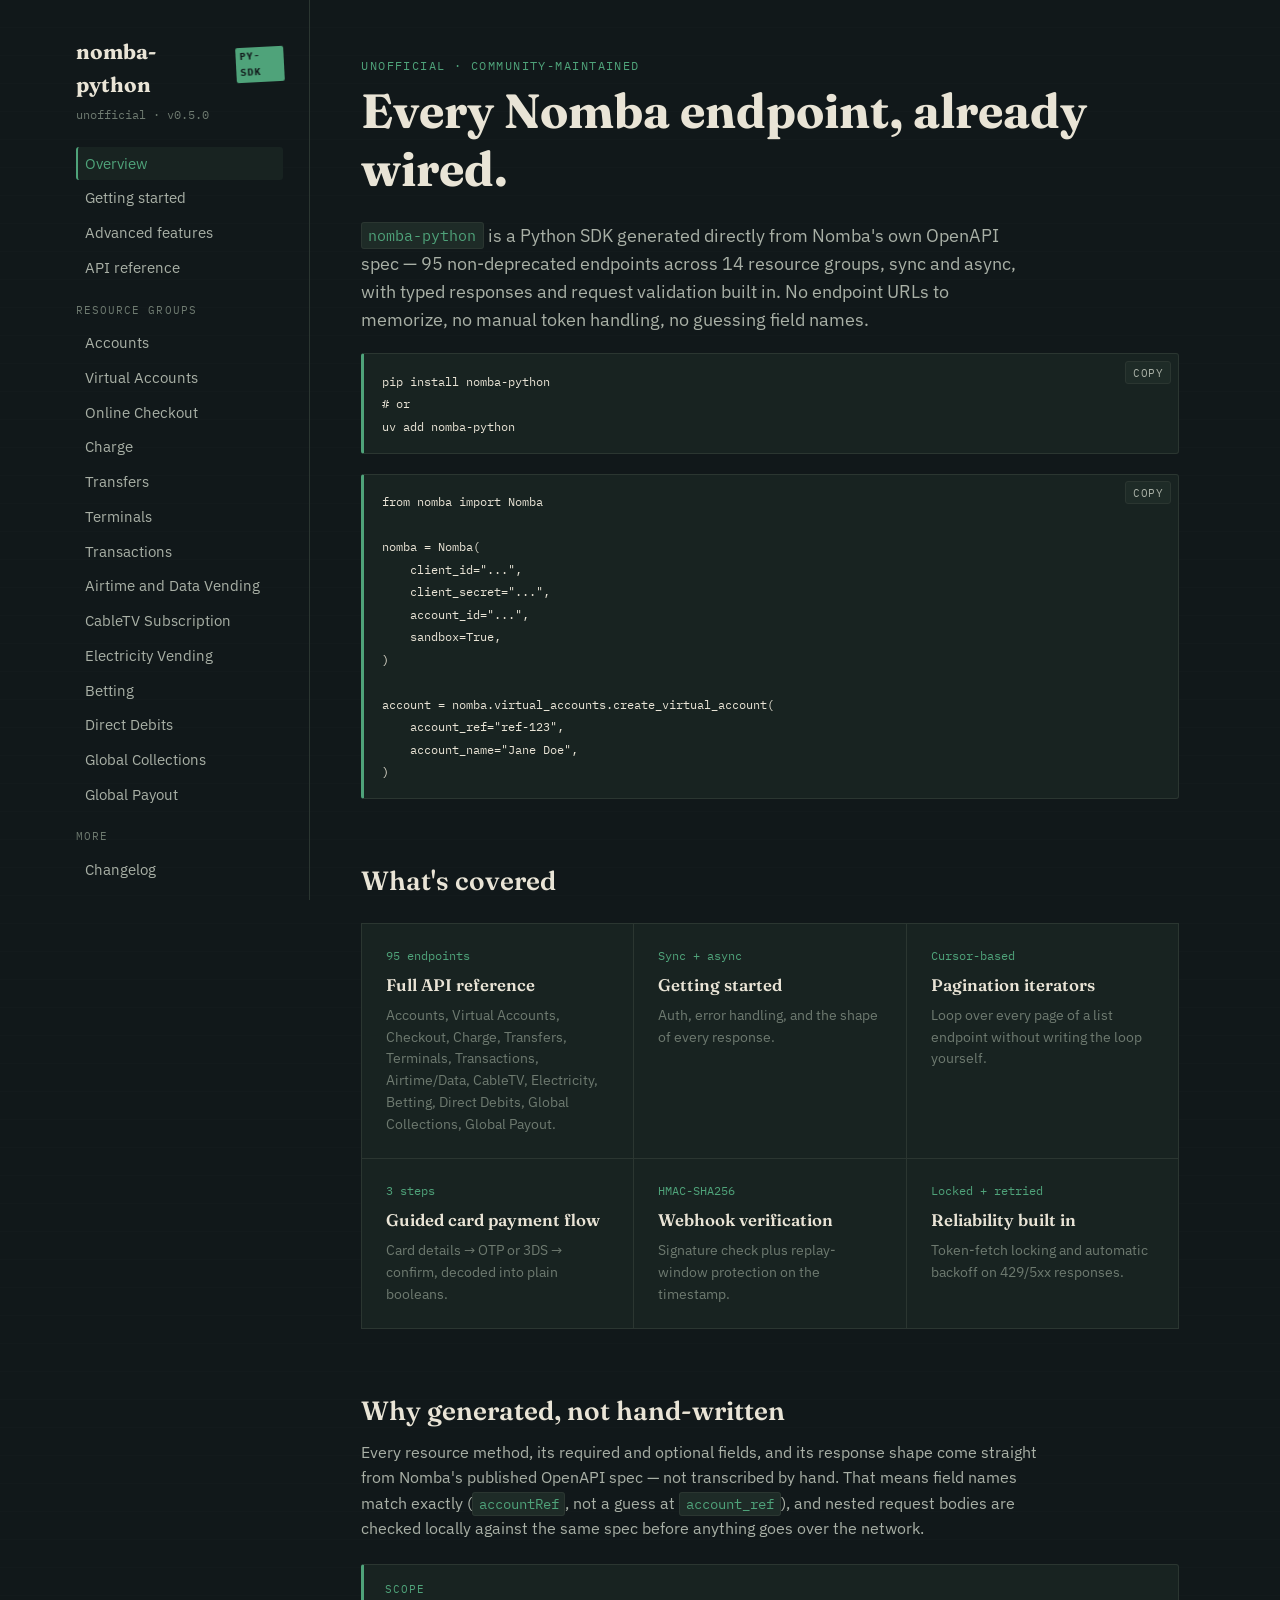
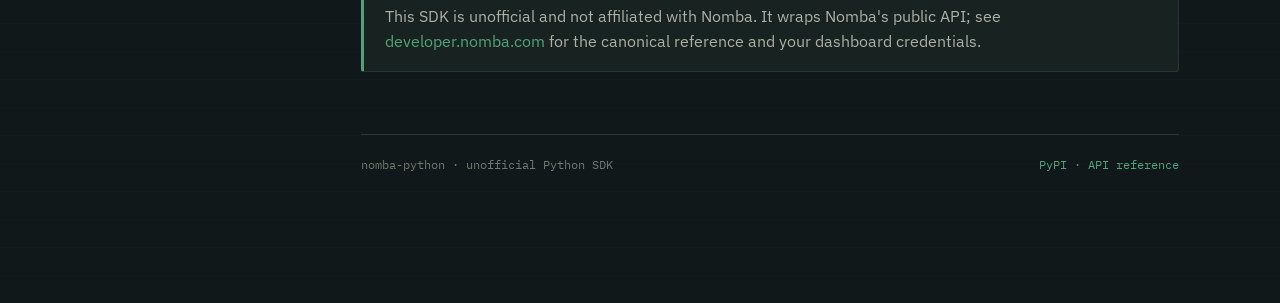
<file: index.html>
<!doctype html>
<html lang="en">
<head>
<meta charset="utf-8">
<meta name="viewport" content="width=device-width, initial-scale=1">
<title>nomba-python — unofficial Python SDK for the Nomba API</title>
<meta name="description" content="A generated, typed Python SDK covering all 95 non-deprecated endpoints of the Nomba payments API, with pagination, a guided card-payment flow, webhook verification, and local request validation.">
<link rel="stylesheet" href="assets/style.css">
</head>
<body>
<button class="nav-toggle" aria-label="Toggle navigation" aria-controls="sidebar">Menu</button>
<div class="shell">

  <aside class="sidebar" id="sidebar">
    <div class="brand">nomba-python <span class="stamp">PY-SDK</span></div>
    <div class="brand-sub">unofficial · v0.5.0</div>
    <nav class="toc">
      <a href="index.html">Overview</a>
      <a href="getting-started.html">Getting started</a>
      <a href="features.html">Advanced features</a>
      <a href="resources.html">API reference</a>
      <div class="group-label">Resource groups</div>
      <a href="resources.html#accounts">Accounts</a>
      <a href="resources.html#virtual_accounts">Virtual Accounts</a>
      <a href="resources.html#checkout">Online Checkout</a>
      <a href="resources.html#charge">Charge</a>
      <a href="resources.html#transfers">Transfers</a>
      <a href="resources.html#terminals">Terminals</a>
      <a href="resources.html#transactions">Transactions</a>
      <a href="resources.html#airtime_data">Airtime and Data Vending</a>
      <a href="resources.html#cabletv">CableTV Subscription</a>
      <a href="resources.html#electricity">Electricity Vending</a>
      <a href="resources.html#betting">Betting</a>
      <a href="resources.html#direct_debits">Direct Debits</a>
      <a href="resources.html#global_collections">Global Collections</a>
      <a href="resources.html#global_payout">Global Payout</a>
      <div class="group-label">More</div>
      <a href="changelog.html">Changelog</a>
    </nav>
  </aside>

  <main>
    <span class="eyebrow">Unofficial &middot; community-maintained</span>
    <h1>Every Nomba endpoint, already wired.</h1>
    <p style="font-size: 1.1rem; max-width: 60ch;">
      <code>nomba-python</code> is a Python SDK generated directly from Nomba's own
      OpenAPI spec — 95 non-deprecated endpoints across 14 resource groups, sync and async,
      with typed responses and request validation built in. No endpoint URLs
      to memorize, no manual token handling, no guessing field names.
    </p>

    <pre><code>pip install nomba-python
# or
uv add nomba-python</code></pre>

    <pre><code>from nomba import Nomba

nomba = Nomba(
    client_id="...",
    client_secret="...",
    account_id="...",
    sandbox=True,
)

account = nomba.virtual_accounts.create_virtual_account(
    account_ref="ref-123",
    account_name="Jane Doe",
)</code></pre>

    <h2>What's covered</h2>
    <div class="grid">
      <a href="resources.html">
        <span class="num">95 endpoints</span>
        <span class="title">Full API reference</span>
        <span class="desc">Accounts, Virtual Accounts, Checkout, Charge, Transfers, Terminals, Transactions, Airtime/Data, CableTV, Electricity, Betting, Direct Debits, Global Collections, Global Payout.</span>
      </a>
      <a href="getting-started.html">
        <span class="num">Sync + async</span>
        <span class="title">Getting started</span>
        <span class="desc">Auth, error handling, and the shape of every response.</span>
      </a>
      <a href="features.html#pagination">
        <span class="num">Cursor-based</span>
        <span class="title">Pagination iterators</span>
        <span class="desc">Loop over every page of a list endpoint without writing the loop yourself.</span>
      </a>
      <a href="features.html#card-payment">
        <span class="num">3 steps</span>
        <span class="title">Guided card payment flow</span>
        <span class="desc">Card details → OTP or 3DS → confirm, decoded into plain booleans.</span>
      </a>
      <a href="features.html#webhooks">
        <span class="num">HMAC-SHA256</span>
        <span class="title">Webhook verification</span>
        <span class="desc">Signature check plus replay-window protection on the timestamp.</span>
      </a>
      <a href="features.html#reliability">
        <span class="num">Locked + retried</span>
        <span class="title">Reliability built in</span>
        <span class="desc">Token-fetch locking and automatic backoff on 429/5xx responses.</span>
      </a>
    </div>

    <h2>Why generated, not hand-written</h2>
    <p>
      Every resource method, its required and optional fields, and its
      response shape come straight from Nomba's published OpenAPI spec — not
      transcribed by hand. That means field names match exactly
      (<code>accountRef</code>, not a guess at <code>account_ref</code>),
      and nested request bodies are checked locally against the same spec
      before anything goes over the network.
    </p>

    <div class="callout accent">
      <span class="label">Scope</span>
      <p>
        This SDK is unofficial and not affiliated with Nomba. It wraps
        Nomba's public API; see
        <a href="https://developer.nomba.com">developer.nomba.com</a>
        for the canonical reference and your dashboard credentials.
      </p>
    </div>

    <div class="page-foot">
      <span>nomba-python · unofficial Python SDK</span>
      <span><a href="https://pypi.org/project/nomba-python/">PyPI</a> · <a href="resources.html">API reference</a></span>
    </div>
  </main>
</div>
<script src="assets/app.js"></script>
</body>
</html>
</file>
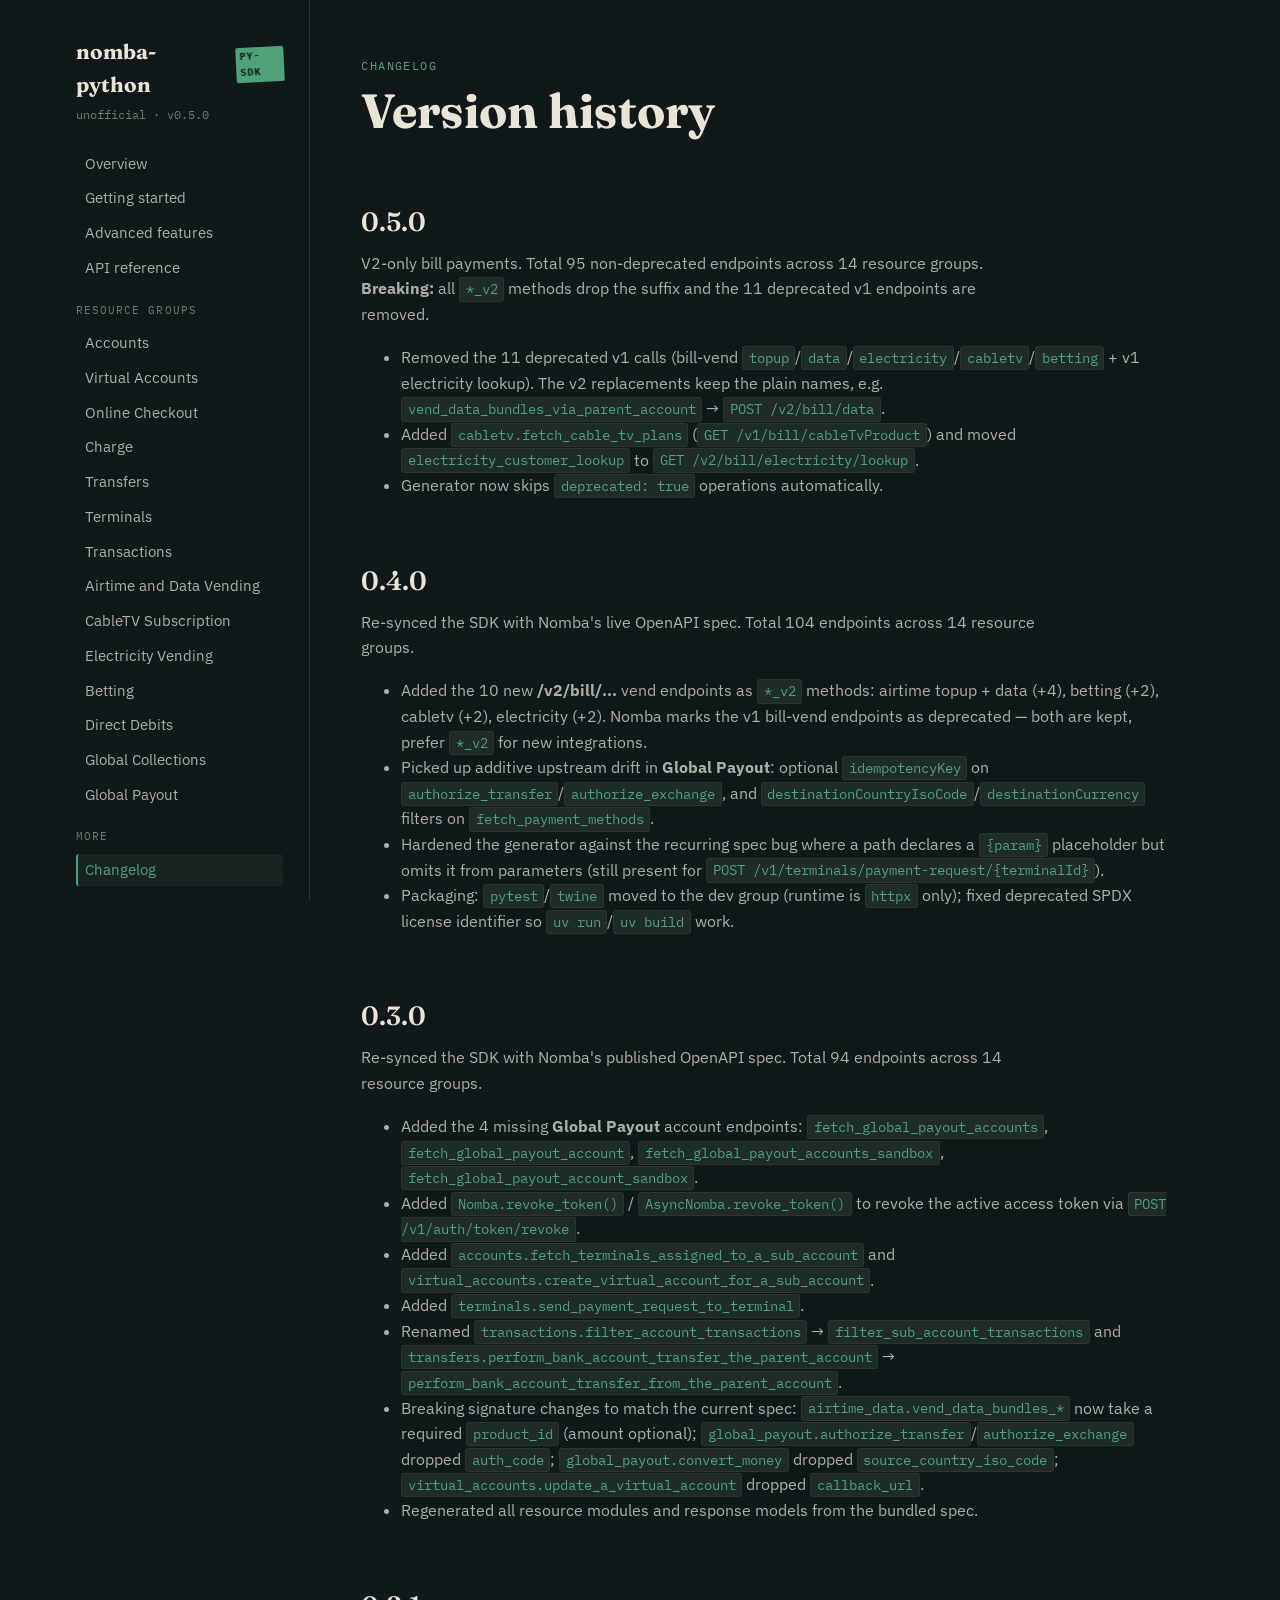
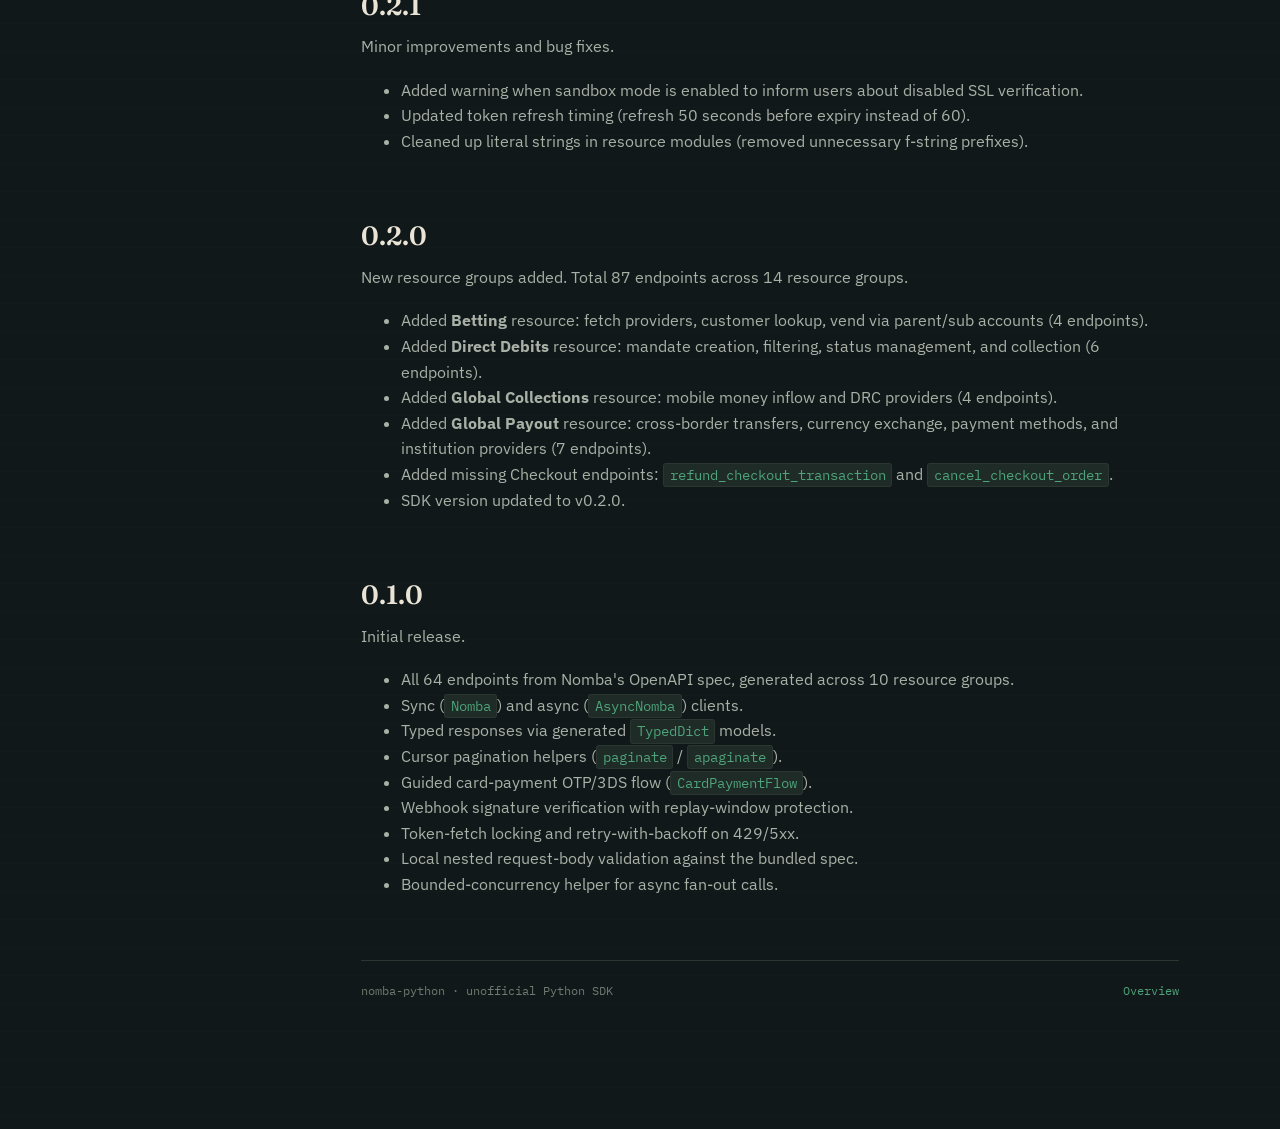
<file: changelog.html>
<!doctype html>
<html lang="en">
<head>
<meta charset="utf-8">
<meta name="viewport" content="width=device-width, initial-scale=1">
<title>Changelog — nomba-python Python SDK</title>
<meta name="description" content="Version history for the nomba-python Python SDK.">
<link rel="stylesheet" href="assets/style.css">
</head>
<body>
<button class="nav-toggle" aria-label="Toggle navigation" aria-controls="sidebar">Menu</button>
<div class="shell">

  <aside class="sidebar" id="sidebar">
    <div class="brand">nomba-python <span class="stamp">PY-SDK</span></div>
    <div class="brand-sub">unofficial &middot; v0.5.0</div>
    <nav class="toc">
      <a href="index.html">Overview</a>
      <a href="getting-started.html">Getting started</a>
      <a href="features.html">Advanced features</a>
      <a href="resources.html">API reference</a>
      <div class="group-label">Resource groups</div>
      <a href="resources.html#accounts">Accounts</a>
      <a href="resources.html#virtual_accounts">Virtual Accounts</a>
      <a href="resources.html#checkout">Online Checkout</a>
      <a href="resources.html#charge">Charge</a>
      <a href="resources.html#transfers">Transfers</a>
      <a href="resources.html#terminals">Terminals</a>
      <a href="resources.html#transactions">Transactions</a>
      <a href="resources.html#airtime_data">Airtime and Data Vending</a>
      <a href="resources.html#cabletv">CableTV Subscription</a>
      <a href="resources.html#electricity">Electricity Vending</a>
      <a href="resources.html#betting">Betting</a>
      <a href="resources.html#direct_debits">Direct Debits</a>
      <a href="resources.html#global_collections">Global Collections</a>
      <a href="resources.html#global_payout">Global Payout</a>
      <div class="group-label">More</div>
      <a href="changelog.html">Changelog</a>
    </nav>
  </aside>

  <main>
    <span class="eyebrow">Changelog</span>
    <h1>Version history</h1>

    <h2>0.5.0</h2>
    <p>V2-only bill payments. Total 95 non-deprecated endpoints across 14 resource groups. <strong>Breaking:</strong> all <code>*_v2</code> methods drop the suffix and the 11 deprecated v1 endpoints are removed.</p>
    <ul style="color: var(--ink-dim);">
      <li>Removed the 11 deprecated v1 calls (bill-vend <code>topup</code>/<code>data</code>/<code>electricity</code>/<code>cabletv</code>/<code>betting</code> + v1 electricity lookup). The v2 replacements keep the plain names, e.g. <code>vend_data_bundles_via_parent_account</code> → <code>POST /v2/bill/data</code>.</li>
      <li>Added <code>cabletv.fetch_cable_tv_plans</code> (<code>GET /v1/bill/cableTvProduct</code>) and moved <code>electricity_customer_lookup</code> to <code>GET /v2/bill/electricity/lookup</code>.</li>
      <li>Generator now skips <code>deprecated: true</code> operations automatically.</li>
    </ul>

    <h2>0.4.0</h2>
    <p>Re-synced the SDK with Nomba's live OpenAPI spec. Total 104 endpoints across 14 resource groups.</p>
    <ul style="color: var(--ink-dim);">
      <li>Added the 10 new <strong>/v2/bill/...</strong> vend endpoints as <code>*_v2</code> methods: airtime topup + data (+4), betting (+2), cabletv (+2), electricity (+2). Nomba marks the v1 bill-vend endpoints as deprecated — both are kept, prefer <code>*_v2</code> for new integrations.</li>
      <li>Picked up additive upstream drift in <strong>Global Payout</strong>: optional <code>idempotencyKey</code> on <code>authorize_transfer</code>/<code>authorize_exchange</code>, and <code>destinationCountryIsoCode</code>/<code>destinationCurrency</code> filters on <code>fetch_payment_methods</code>.</li>
      <li>Hardened the generator against the recurring spec bug where a path declares a <code>{param}</code> placeholder but omits it from parameters (still present for <code>POST /v1/terminals/payment-request/{terminalId}</code>).</li>
      <li>Packaging: <code>pytest</code>/<code>twine</code> moved to the dev group (runtime is <code>httpx</code> only); fixed deprecated SPDX license identifier so <code>uv run</code>/<code>uv build</code> work.</li>
    </ul>

    <h2>0.3.0</h2>
    <p>Re-synced the SDK with Nomba's published OpenAPI spec. Total 94 endpoints across 14 resource groups.</p>
    <ul style="color: var(--ink-dim);">
      <li>Added the 4 missing <strong>Global Payout</strong> account endpoints: <code>fetch_global_payout_accounts</code>, <code>fetch_global_payout_account</code>, <code>fetch_global_payout_accounts_sandbox</code>, <code>fetch_global_payout_account_sandbox</code>.</li>
      <li>Added <code>Nomba.revoke_token()</code> / <code>AsyncNomba.revoke_token()</code> to revoke the active access token via <code>POST /v1/auth/token/revoke</code>.</li>
      <li>Added <code>accounts.fetch_terminals_assigned_to_a_sub_account</code> and <code>virtual_accounts.create_virtual_account_for_a_sub_account</code>.</li>
      <li>Added <code>terminals.send_payment_request_to_terminal</code>.</li>
      <li>Renamed <code>transactions.filter_account_transactions</code> &rarr; <code>filter_sub_account_transactions</code> and <code>transfers.perform_bank_account_transfer_the_parent_account</code> &rarr; <code>perform_bank_account_transfer_from_the_parent_account</code>.</li>
      <li>Breaking signature changes to match the current spec: <code>airtime_data.vend_data_bundles_*</code> now take a required <code>product_id</code> (amount optional); <code>global_payout.authorize_transfer</code>/<code>authorize_exchange</code> dropped <code>auth_code</code>; <code>global_payout.convert_money</code> dropped <code>source_country_iso_code</code>; <code>virtual_accounts.update_a_virtual_account</code> dropped <code>callback_url</code>.</li>
      <li>Regenerated all resource modules and response models from the bundled spec.</li>
    </ul>

    <h2>0.2.1</h2>
    <p>Minor improvements and bug fixes.</p>
    <ul style="color: var(--ink-dim);">
      <li>Added warning when sandbox mode is enabled to inform users about disabled SSL verification.</li>
      <li>Updated token refresh timing (refresh 50 seconds before expiry instead of 60).</li>
      <li>Cleaned up literal strings in resource modules (removed unnecessary f-string prefixes).</li>
    </ul>

    <h2>0.2.0</h2>
    <p>New resource groups added. Total 87 endpoints across 14 resource groups.</p>
    <ul style="color: var(--ink-dim);">
      <li>Added <strong>Betting</strong> resource: fetch providers, customer lookup, vend via parent/sub accounts (4 endpoints).</li>
      <li>Added <strong>Direct Debits</strong> resource: mandate creation, filtering, status management, and collection (6 endpoints).</li>
      <li>Added <strong>Global Collections</strong> resource: mobile money inflow and DRC providers (4 endpoints).</li>
      <li>Added <strong>Global Payout</strong> resource: cross-border transfers, currency exchange, payment methods, and institution providers (7 endpoints).</li>
      <li>Added missing Checkout endpoints: <code>refund_checkout_transaction</code> and <code>cancel_checkout_order</code>.</li>
      <li>SDK version updated to v0.2.0.</li>
    </ul>

    <h2>0.1.0</h2>
    <p>Initial release.</p>
    <ul style="color: var(--ink-dim);">
      <li>All 64 endpoints from Nomba's OpenAPI spec, generated across 10 resource groups.</li>
      <li>Sync (<code>Nomba</code>) and async (<code>AsyncNomba</code>) clients.</li>
      <li>Typed responses via generated <code>TypedDict</code> models.</li>
      <li>Cursor pagination helpers (<code>paginate</code> / <code>apaginate</code>).</li>
      <li>Guided card-payment OTP/3DS flow (<code>CardPaymentFlow</code>).</li>
      <li>Webhook signature verification with replay-window protection.</li>
      <li>Token-fetch locking and retry-with-backoff on 429/5xx.</li>
      <li>Local nested request-body validation against the bundled spec.</li>
      <li>Bounded-concurrency helper for async fan-out calls.</li>
    </ul>

    <div class="page-foot">
      <span>nomba-python · unofficial Python SDK</span>
      <span><a href="index.html">Overview</a></span>
    </div>
  </main>
</div>
<script src="assets/app.js"></script>
</body>
</html>
</file>
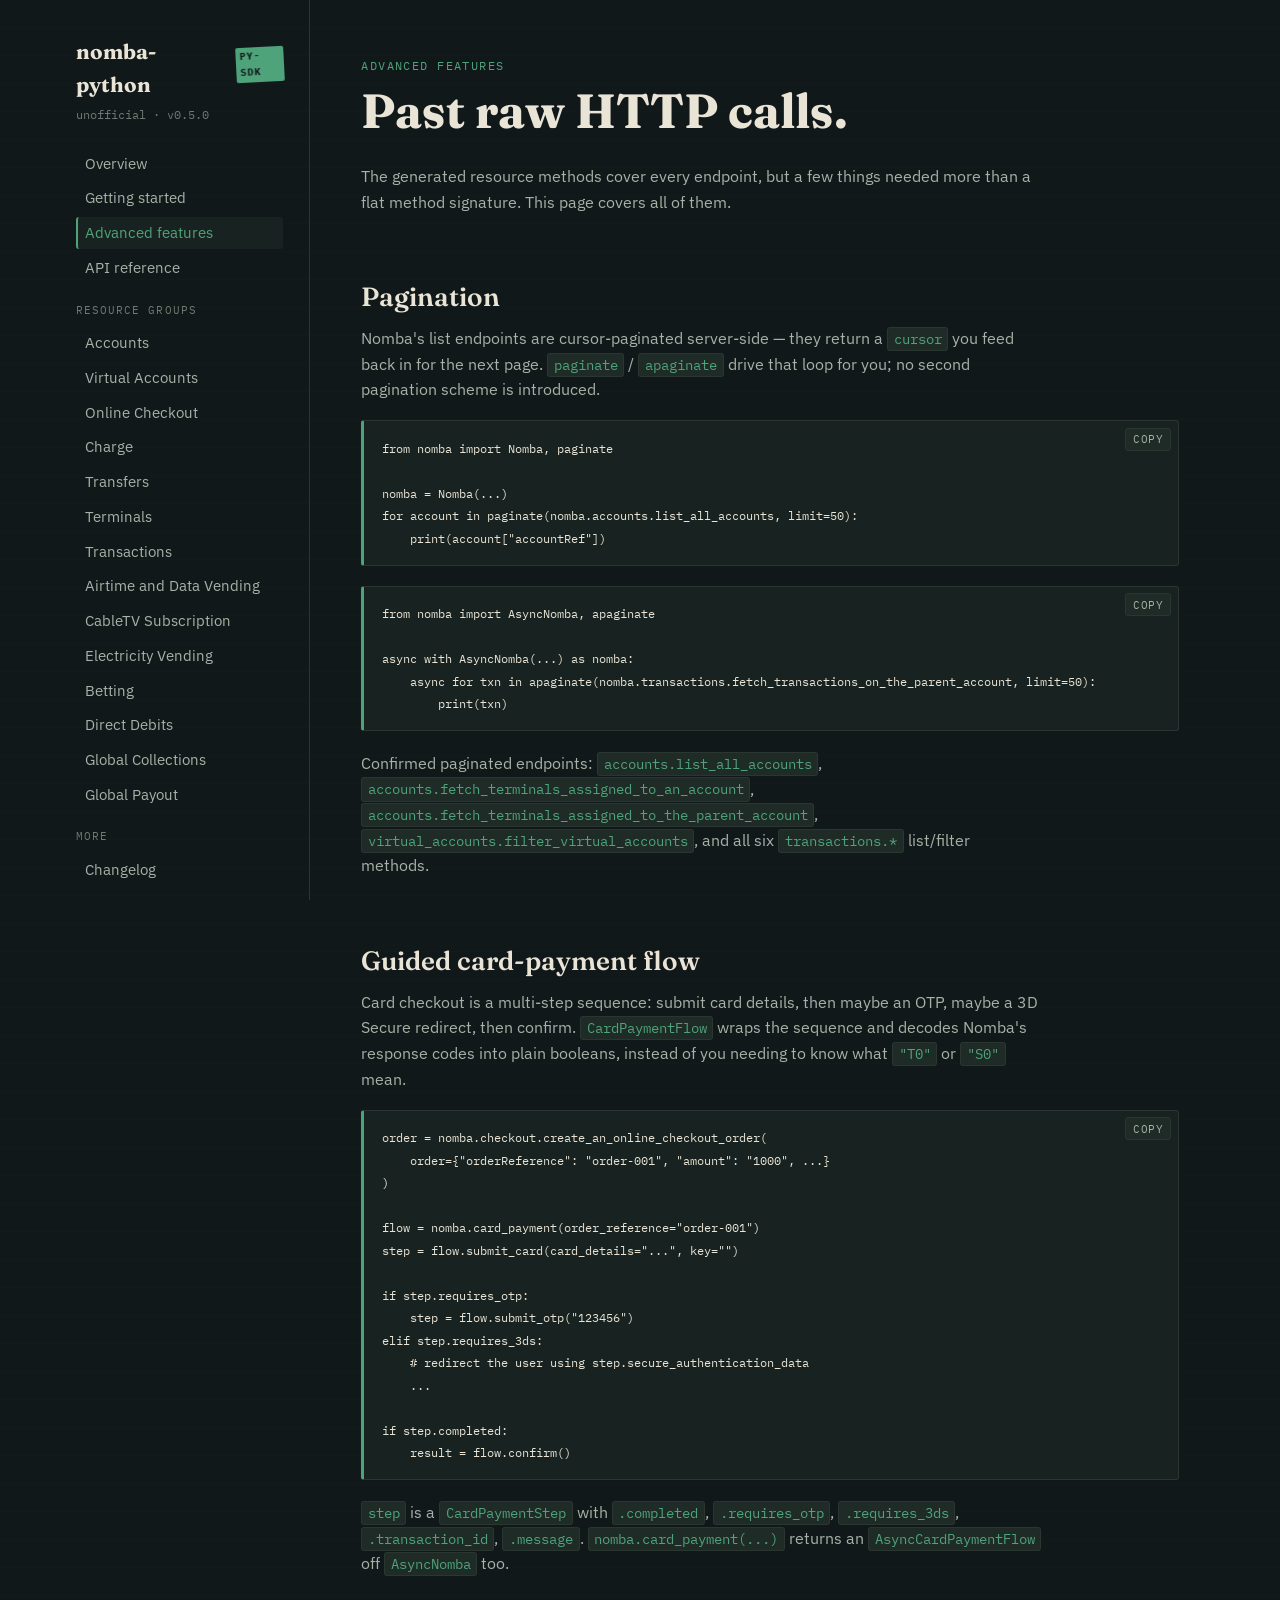
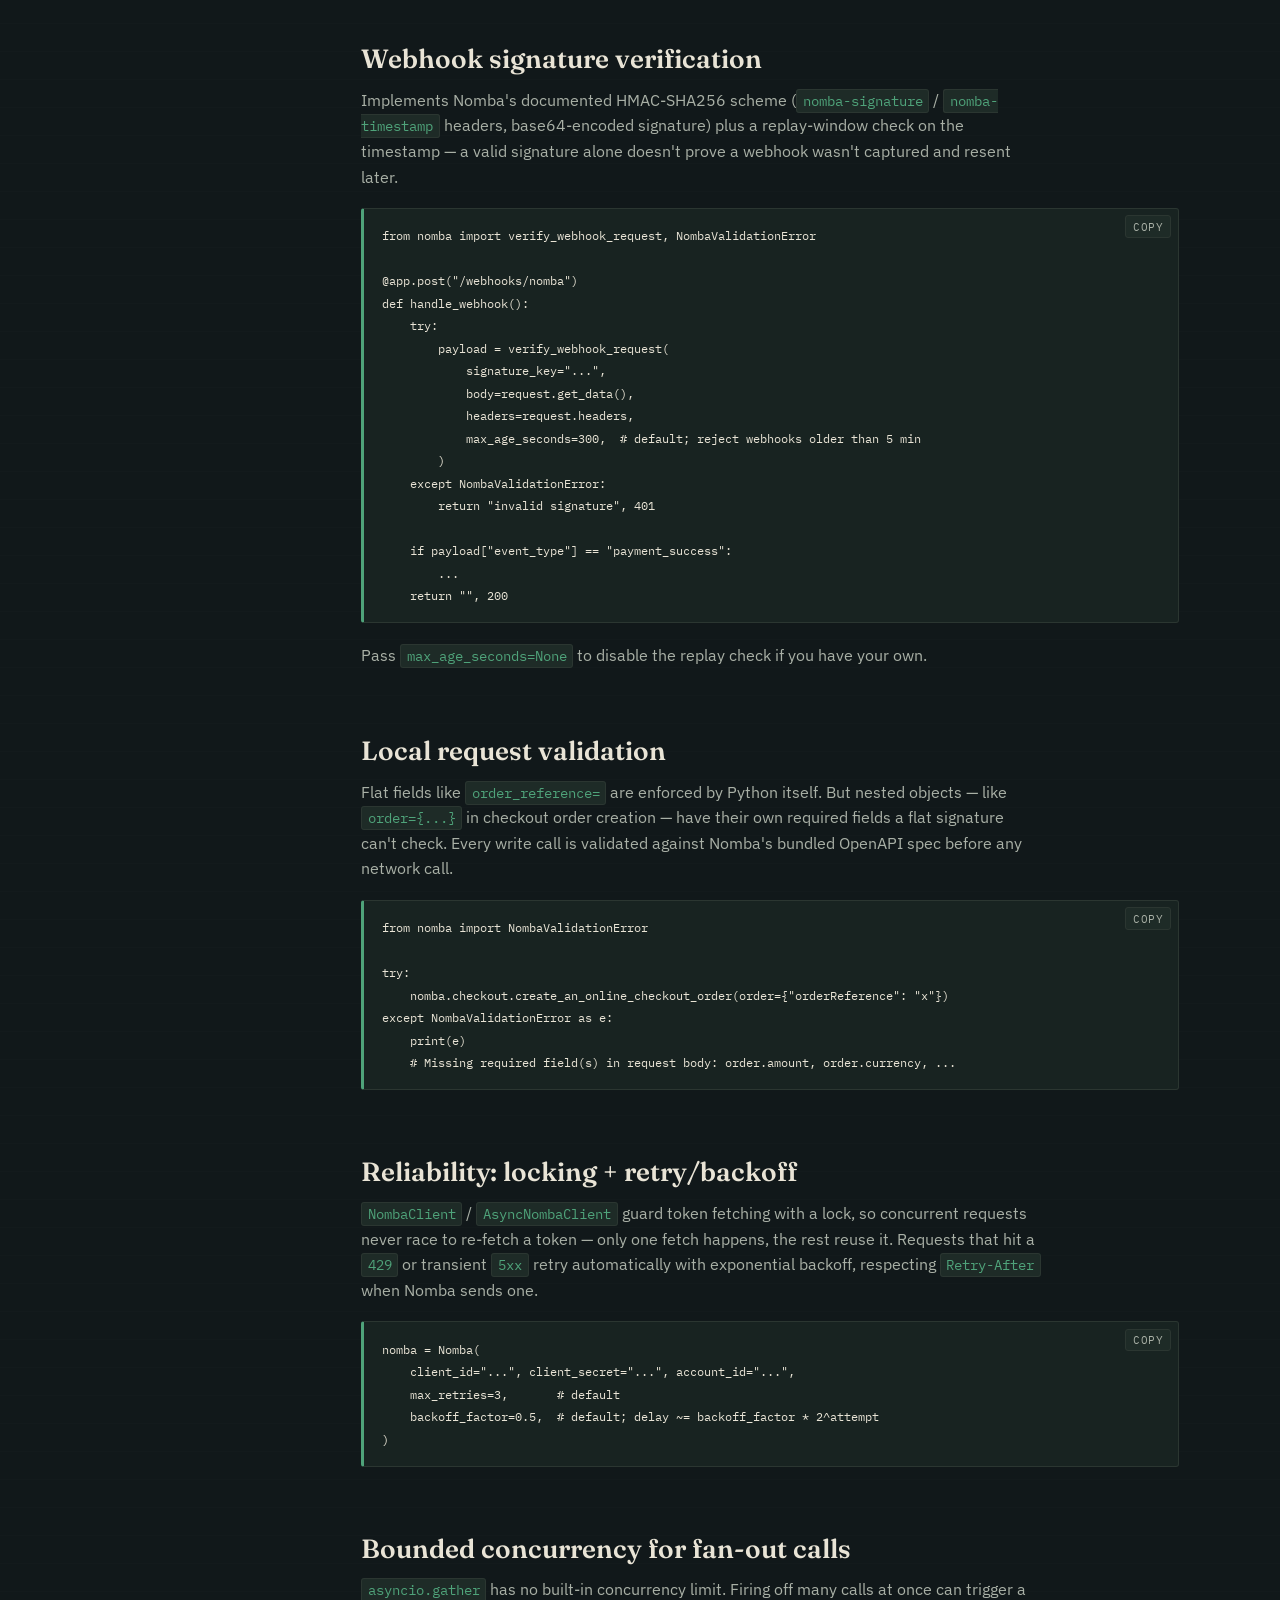
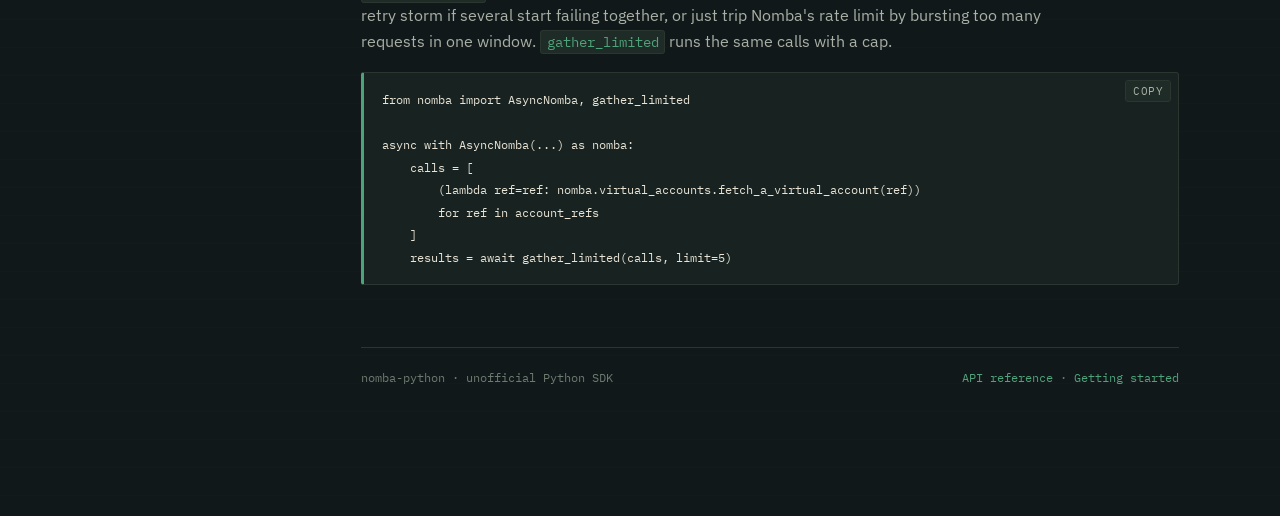
<file: features.html>
<!doctype html>
<html lang="en">
<head>
<meta charset="utf-8">
<meta name="viewport" content="width=device-width, initial-scale=1">
<title>Advanced features — nomba-python Python SDK</title>
<meta name="description" content="Pagination iterators, guided card-payment flow, webhook signature verification with replay protection, bounded concurrency, reliability, and local request validation.">
<link rel="stylesheet" href="assets/style.css">
</head>
<body>
<button class="nav-toggle" aria-label="Toggle navigation" aria-controls="sidebar">Menu</button>
<div class="shell">

  <aside class="sidebar" id="sidebar">
    <div class="brand">nomba-python <span class="stamp">PY-SDK</span></div>
    <div class="brand-sub">unofficial &middot; v0.5.0</div>
    <nav class="toc">
      <a href="index.html">Overview</a>
      <a href="getting-started.html">Getting started</a>
      <a href="features.html">Advanced features</a>
      <a href="resources.html">API reference</a>
      <div class="group-label">Resource groups</div>
      <a href="resources.html#accounts">Accounts</a>
      <a href="resources.html#virtual_accounts">Virtual Accounts</a>
      <a href="resources.html#checkout">Online Checkout</a>
      <a href="resources.html#charge">Charge</a>
      <a href="resources.html#transfers">Transfers</a>
      <a href="resources.html#terminals">Terminals</a>
      <a href="resources.html#transactions">Transactions</a>
      <a href="resources.html#airtime_data">Airtime and Data Vending</a>
      <a href="resources.html#cabletv">CableTV Subscription</a>
      <a href="resources.html#electricity">Electricity Vending</a>
      <a href="resources.html#betting">Betting</a>
      <a href="resources.html#direct_debits">Direct Debits</a>
      <a href="resources.html#global_collections">Global Collections</a>
      <a href="resources.html#global_payout">Global Payout</a>
      <div class="group-label">More</div>
      <a href="changelog.html">Changelog</a>
    </nav>
  </aside>

  <main>
    <span class="eyebrow">Advanced features</span>
    <h1>Past raw HTTP calls.</h1>
    <p>The generated resource methods cover every endpoint, but a few things needed more than a flat method signature. This page covers all of them.</p>

    <section id="pagination">
      <h2>Pagination</h2>
      <p>
        Nomba's list endpoints are cursor-paginated server-side — they
        return a <code>cursor</code> you feed back in for the next page.
        <code>paginate</code> / <code>apaginate</code> drive that loop for
        you; no second pagination scheme is introduced.
      </p>
      <pre><code>from nomba import Nomba, paginate

nomba = Nomba(...)
for account in paginate(nomba.accounts.list_all_accounts, limit=50):
    print(account["accountRef"])</code></pre>
      <pre><code>from nomba import AsyncNomba, apaginate

async with AsyncNomba(...) as nomba:
    async for txn in apaginate(nomba.transactions.fetch_transactions_on_the_parent_account, limit=50):
        print(txn)</code></pre>
      <p>Confirmed paginated endpoints: <code>accounts.list_all_accounts</code>, <code>accounts.fetch_terminals_assigned_to_an_account</code>, <code>accounts.fetch_terminals_assigned_to_the_parent_account</code>, <code>virtual_accounts.filter_virtual_accounts</code>, and all six <code>transactions.*</code> list/filter methods.</p>
    </section>

    <section id="card-payment">
      <h2>Guided card-payment flow</h2>
      <p>
        Card checkout is a multi-step sequence: submit card details, then
        maybe an OTP, maybe a 3D Secure redirect, then confirm.
        <code>CardPaymentFlow</code> wraps the sequence and decodes Nomba's
        response codes into plain booleans, instead of you needing to know
        what <code>"T0"</code> or <code>"S0"</code> mean.
      </p>
      <pre><code>order = nomba.checkout.create_an_online_checkout_order(
    order={"orderReference": "order-001", "amount": "1000", ...}
)

flow = nomba.card_payment(order_reference="order-001")
step = flow.submit_card(card_details="...", key="")

if step.requires_otp:
    step = flow.submit_otp("123456")
elif step.requires_3ds:
    # redirect the user using step.secure_authentication_data
    ...

if step.completed:
    result = flow.confirm()</code></pre>
      <p><code>step</code> is a <code>CardPaymentStep</code> with <code>.completed</code>, <code>.requires_otp</code>, <code>.requires_3ds</code>, <code>.transaction_id</code>, <code>.message</code>. <code>nomba.card_payment(...)</code> returns an <code>AsyncCardPaymentFlow</code> off <code>AsyncNomba</code> too.</p>
    </section>

    <section id="webhooks">
      <h2>Webhook signature verification</h2>
      <p>
        Implements Nomba's documented HMAC-SHA256 scheme
        (<code>nomba-signature</code> / <code>nomba-timestamp</code>
        headers, base64-encoded signature) plus a replay-window check on the
        timestamp — a valid signature alone doesn't prove a webhook wasn't
        captured and resent later.
      </p>
      <pre><code>from nomba import verify_webhook_request, NombaValidationError

@app.post("/webhooks/nomba")
def handle_webhook():
    try:
        payload = verify_webhook_request(
            signature_key="...",
            body=request.get_data(),
            headers=request.headers,
            max_age_seconds=300,  # default; reject webhooks older than 5 min
        )
    except NombaValidationError:
        return "invalid signature", 401

    if payload["event_type"] == "payment_success":
        ...
    return "", 200</code></pre>
      <p>Pass <code>max_age_seconds=None</code> to disable the replay check if you have your own.</p>
    </section>

    <section id="validation">
      <h2>Local request validation</h2>
      <p>
        Flat fields like <code>order_reference=</code> are enforced by
        Python itself. But nested objects — like <code>order={...}</code>
        in checkout order creation — have their own required fields a flat
        signature can't check. Every write call is validated against Nomba's
        bundled OpenAPI spec before any network call.
      </p>
      <pre><code>from nomba import NombaValidationError

try:
    nomba.checkout.create_an_online_checkout_order(order={"orderReference": "x"})
except NombaValidationError as e:
    print(e)
    # Missing required field(s) in request body: order.amount, order.currency, ...</code></pre>
    </section>

    <section id="reliability">
      <h2>Reliability: locking + retry/backoff</h2>
      <p>
        <code>NombaClient</code> / <code>AsyncNombaClient</code> guard token
        fetching with a lock, so concurrent requests never race to re-fetch
        a token — only one fetch happens, the rest reuse it. Requests that
        hit a <code>429</code> or transient <code>5xx</code> retry
        automatically with exponential backoff, respecting
        <code>Retry-After</code> when Nomba sends one.
      </p>
      <pre><code>nomba = Nomba(
    client_id="...", client_secret="...", account_id="...",
    max_retries=3,       # default
    backoff_factor=0.5,  # default; delay ~= backoff_factor * 2^attempt
)</code></pre>
    </section>

    <section id="concurrency">
      <h2>Bounded concurrency for fan-out calls</h2>
      <p>
        <code>asyncio.gather</code> has no built-in concurrency limit.
        Firing off many calls at once can trigger a retry storm if several
        start failing together, or just trip Nomba's rate limit by bursting
        too many requests in one window. <code>gather_limited</code> runs
        the same calls with a cap.
      </p>
      <pre><code>from nomba import AsyncNomba, gather_limited

async with AsyncNomba(...) as nomba:
    calls = [
        (lambda ref=ref: nomba.virtual_accounts.fetch_a_virtual_account(ref))
        for ref in account_refs
    ]
    results = await gather_limited(calls, limit=5)</code></pre>
    </section>

    <div class="page-foot">
      <span>nomba-python · unofficial Python SDK</span>
      <span><a href="resources.html">API reference</a> · <a href="getting-started.html">Getting started</a></span>
    </div>
  </main>
</div>
<script src="assets/app.js"></script>
</body>
</html>
</file>
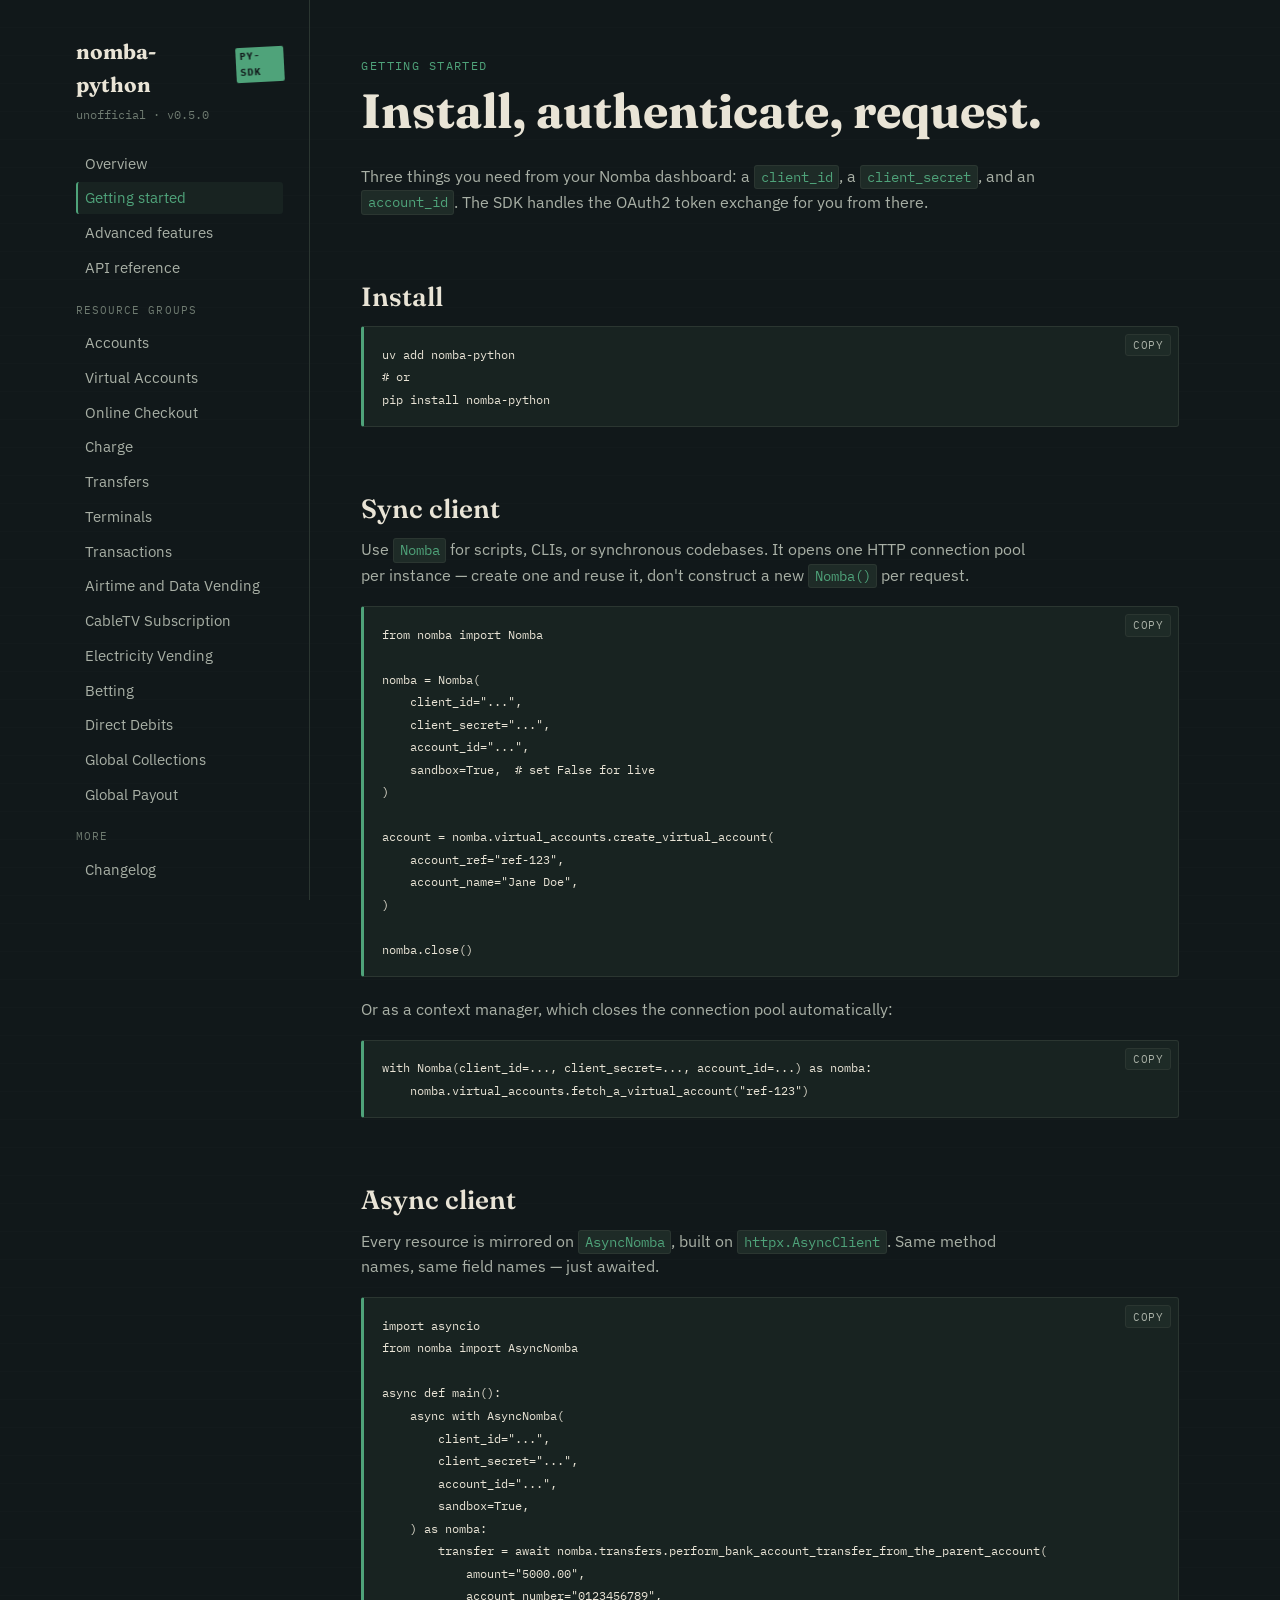
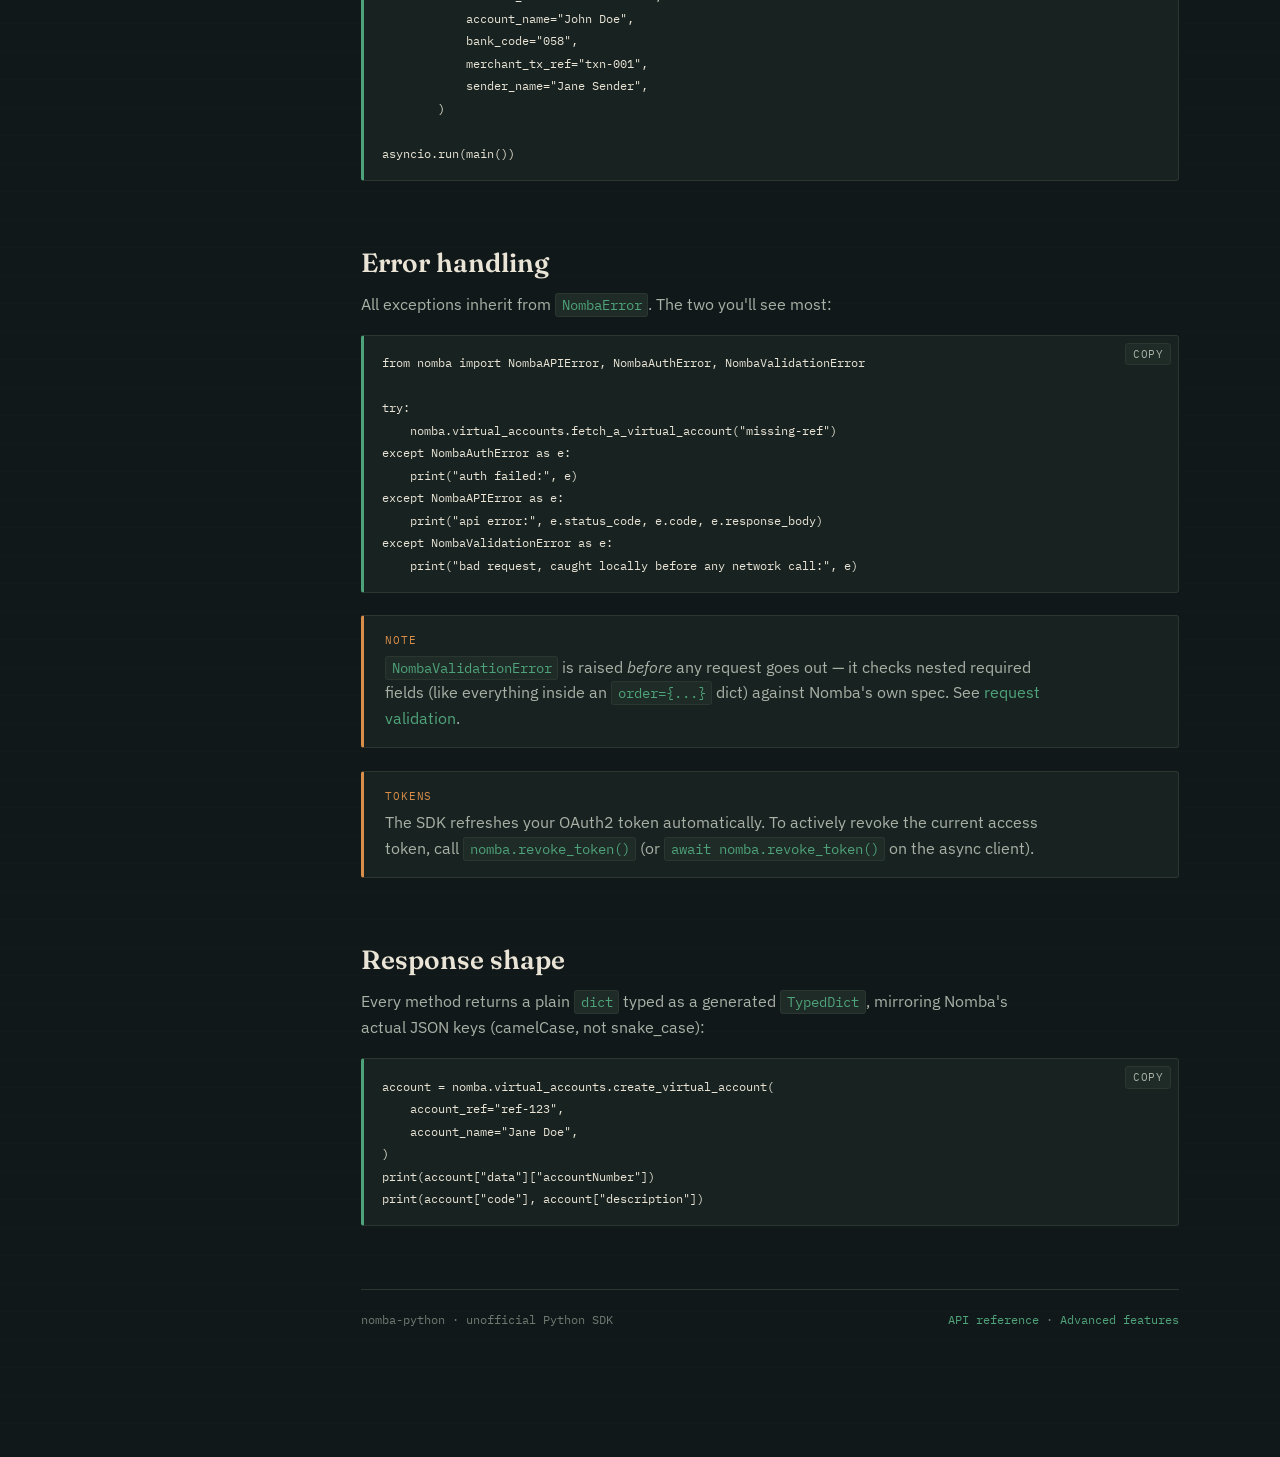
<file: getting-started.html>
<!doctype html>
<html lang="en">
<head>
<meta charset="utf-8">
<meta name="viewport" content="width=device-width, initial-scale=1">
<title>Getting started — nomba-python Python SDK</title>
<meta name="description" content="Install nomba-python, authenticate, and make your first request — sync and async, with error handling.">
<link rel="stylesheet" href="assets/style.css">
</head>
<body>
<button class="nav-toggle" aria-label="Toggle navigation" aria-controls="sidebar">Menu</button>
<div class="shell">

  <aside class="sidebar" id="sidebar">
    <div class="brand">nomba-python <span class="stamp">PY-SDK</span></div>
    <div class="brand-sub">unofficial &middot; v0.5.0</div>
    <nav class="toc">
      <a href="index.html">Overview</a>
      <a href="getting-started.html">Getting started</a>
      <a href="features.html">Advanced features</a>
      <a href="resources.html">API reference</a>
      <div class="group-label">Resource groups</div>
      <a href="resources.html#accounts">Accounts</a>
      <a href="resources.html#virtual_accounts">Virtual Accounts</a>
      <a href="resources.html#checkout">Online Checkout</a>
      <a href="resources.html#charge">Charge</a>
      <a href="resources.html#transfers">Transfers</a>
      <a href="resources.html#terminals">Terminals</a>
      <a href="resources.html#transactions">Transactions</a>
      <a href="resources.html#airtime_data">Airtime and Data Vending</a>
      <a href="resources.html#cabletv">CableTV Subscription</a>
      <a href="resources.html#electricity">Electricity Vending</a>
      <a href="resources.html#betting">Betting</a>
      <a href="resources.html#direct_debits">Direct Debits</a>
      <a href="resources.html#global_collections">Global Collections</a>
      <a href="resources.html#global_payout">Global Payout</a>
      <div class="group-label">More</div>
      <a href="changelog.html">Changelog</a>
    </nav>
  </aside>

  <main>
    <span class="eyebrow">Getting started</span>
    <h1>Install, authenticate, request.</h1>
    <p>Three things you need from your Nomba dashboard: a <code>client_id</code>, a <code>client_secret</code>, and an <code>account_id</code>. The SDK handles the OAuth2 token exchange for you from there.</p>

    <h2>Install</h2>
    <pre><code>uv add nomba-python
# or
pip install nomba-python</code></pre>

    <h2>Sync client</h2>
    <p>Use <code>Nomba</code> for scripts, CLIs, or synchronous codebases. It opens one HTTP connection pool per instance — create one and reuse it, don't construct a new <code>Nomba()</code> per request.</p>
    <pre><code>from nomba import Nomba

nomba = Nomba(
    client_id="...",
    client_secret="...",
    account_id="...",
    sandbox=True,  # set False for live
)

account = nomba.virtual_accounts.create_virtual_account(
    account_ref="ref-123",
    account_name="Jane Doe",
)

nomba.close()</code></pre>

    <p>Or as a context manager, which closes the connection pool automatically:</p>
    <pre><code>with Nomba(client_id=..., client_secret=..., account_id=...) as nomba:
    nomba.virtual_accounts.fetch_a_virtual_account("ref-123")</code></pre>

    <h2>Async client</h2>
    <p>Every resource is mirrored on <code>AsyncNomba</code>, built on <code>httpx.AsyncClient</code>. Same method names, same field names — just awaited.</p>
    <pre><code>import asyncio
from nomba import AsyncNomba

async def main():
    async with AsyncNomba(
        client_id="...",
        client_secret="...",
        account_id="...",
        sandbox=True,
    ) as nomba:
        transfer = await nomba.transfers.perform_bank_account_transfer_from_the_parent_account(
            amount="5000.00",
            account_number="0123456789",
            account_name="John Doe",
            bank_code="058",
            merchant_tx_ref="txn-001",
            sender_name="Jane Sender",
        )

asyncio.run(main())</code></pre>

    <h2>Error handling</h2>
    <p>All exceptions inherit from <code>NombaError</code>. The two you'll see most:</p>
    <pre><code>from nomba import NombaAPIError, NombaAuthError, NombaValidationError

try:
    nomba.virtual_accounts.fetch_a_virtual_account("missing-ref")
except NombaAuthError as e:
    print("auth failed:", e)
except NombaAPIError as e:
    print("api error:", e.status_code, e.code, e.response_body)
except NombaValidationError as e:
    print("bad request, caught locally before any network call:", e)</code></pre>

    <div class="callout">
      <span class="label">Note</span>
      <p><code>NombaValidationError</code> is raised <em>before</em> any request goes out — it checks nested required fields (like everything inside an <code>order={...}</code> dict) against Nomba's own spec. See <a href="features.html#validation">request validation</a>.</p>
    </div>

    <div class="callout">
      <span class="label">Tokens</span>
      <p>The SDK refreshes your OAuth2 token automatically. To actively revoke the current access token, call <code>nomba.revoke_token()</code> (or <code>await nomba.revoke_token()</code> on the async client).</p>
    </div>

    <h2>Response shape</h2>
    <p>Every method returns a plain <code>dict</code> typed as a generated <code>TypedDict</code>, mirroring Nomba's actual JSON keys (camelCase, not snake_case):</p>
    <pre><code>account = nomba.virtual_accounts.create_virtual_account(
    account_ref="ref-123",
    account_name="Jane Doe",
)
print(account["data"]["accountNumber"])
print(account["code"], account["description"])</code></pre>

    <div class="page-foot">
      <span>nomba-python · unofficial Python SDK</span>
      <span><a href="resources.html">API reference</a> · <a href="features.html">Advanced features</a></span>
    </div>
  </main>
</div>
<script src="assets/app.js"></script>
</body>
</html>
</file>
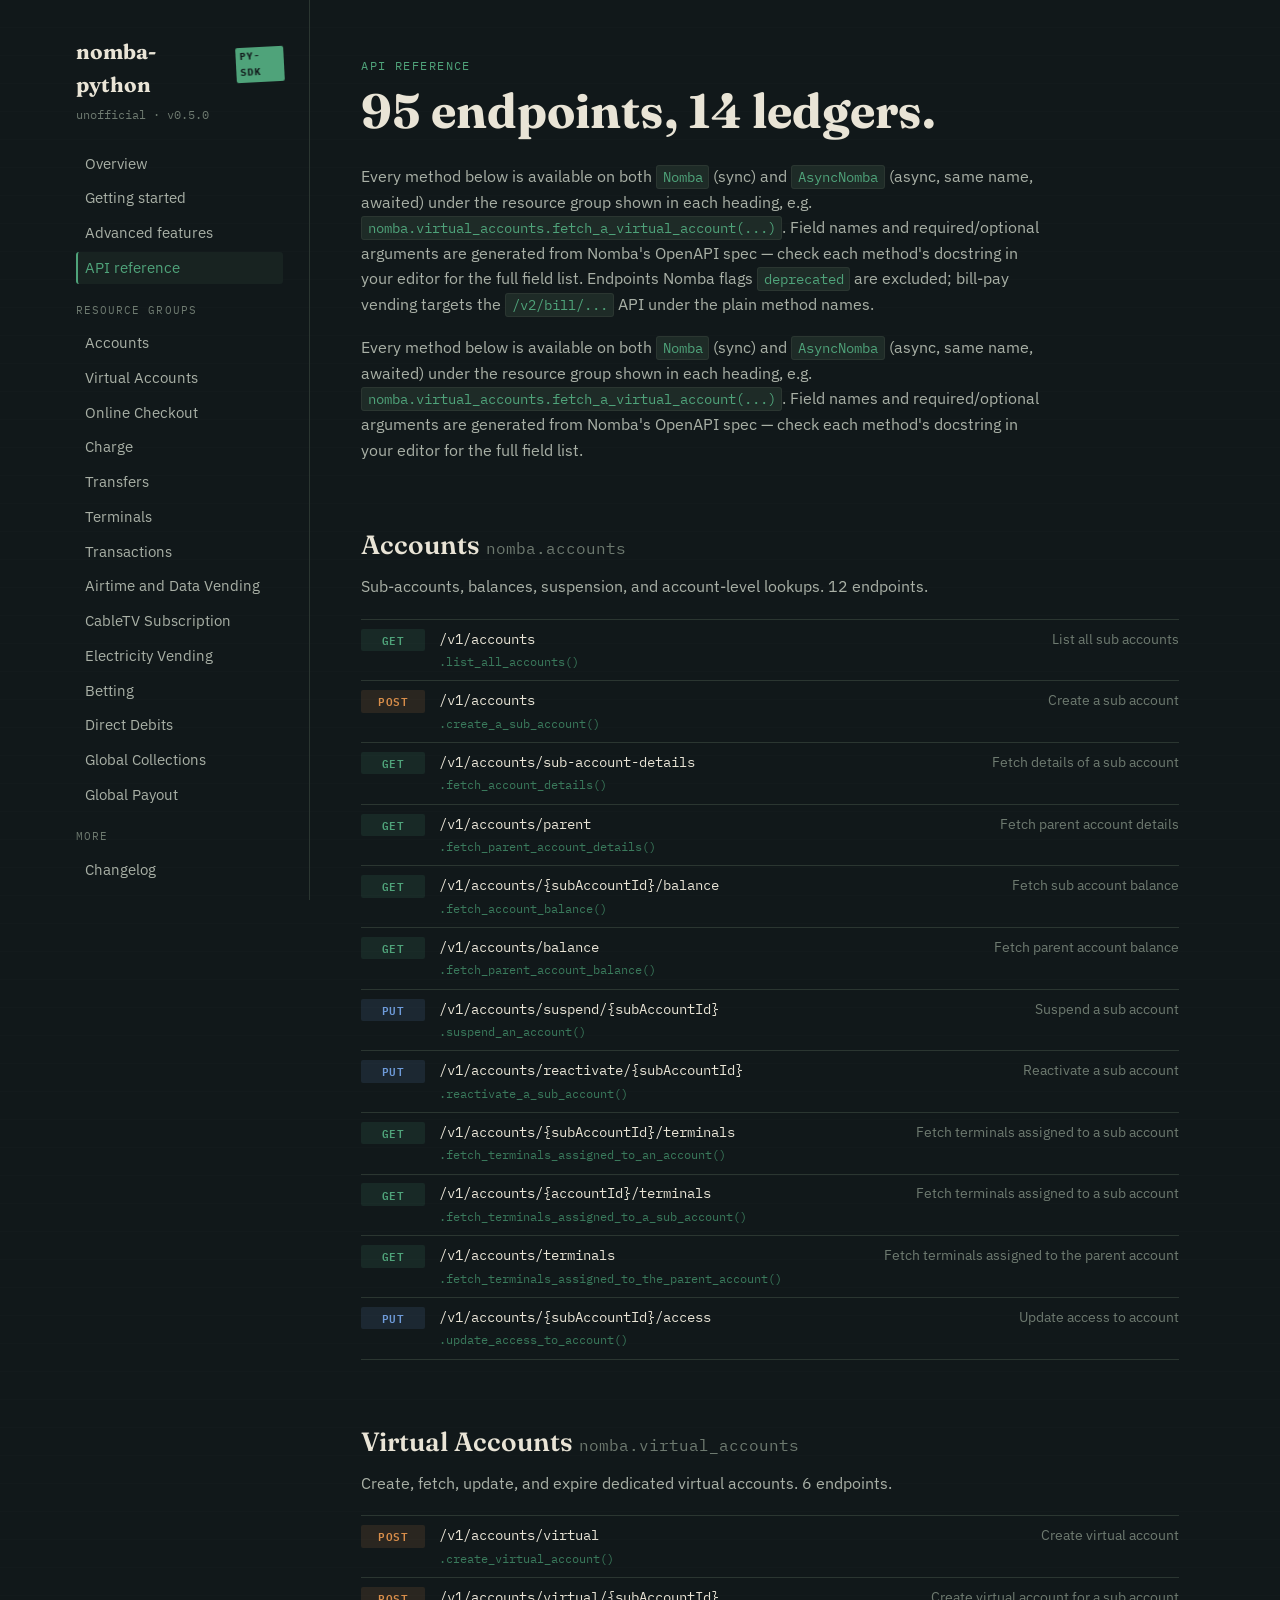
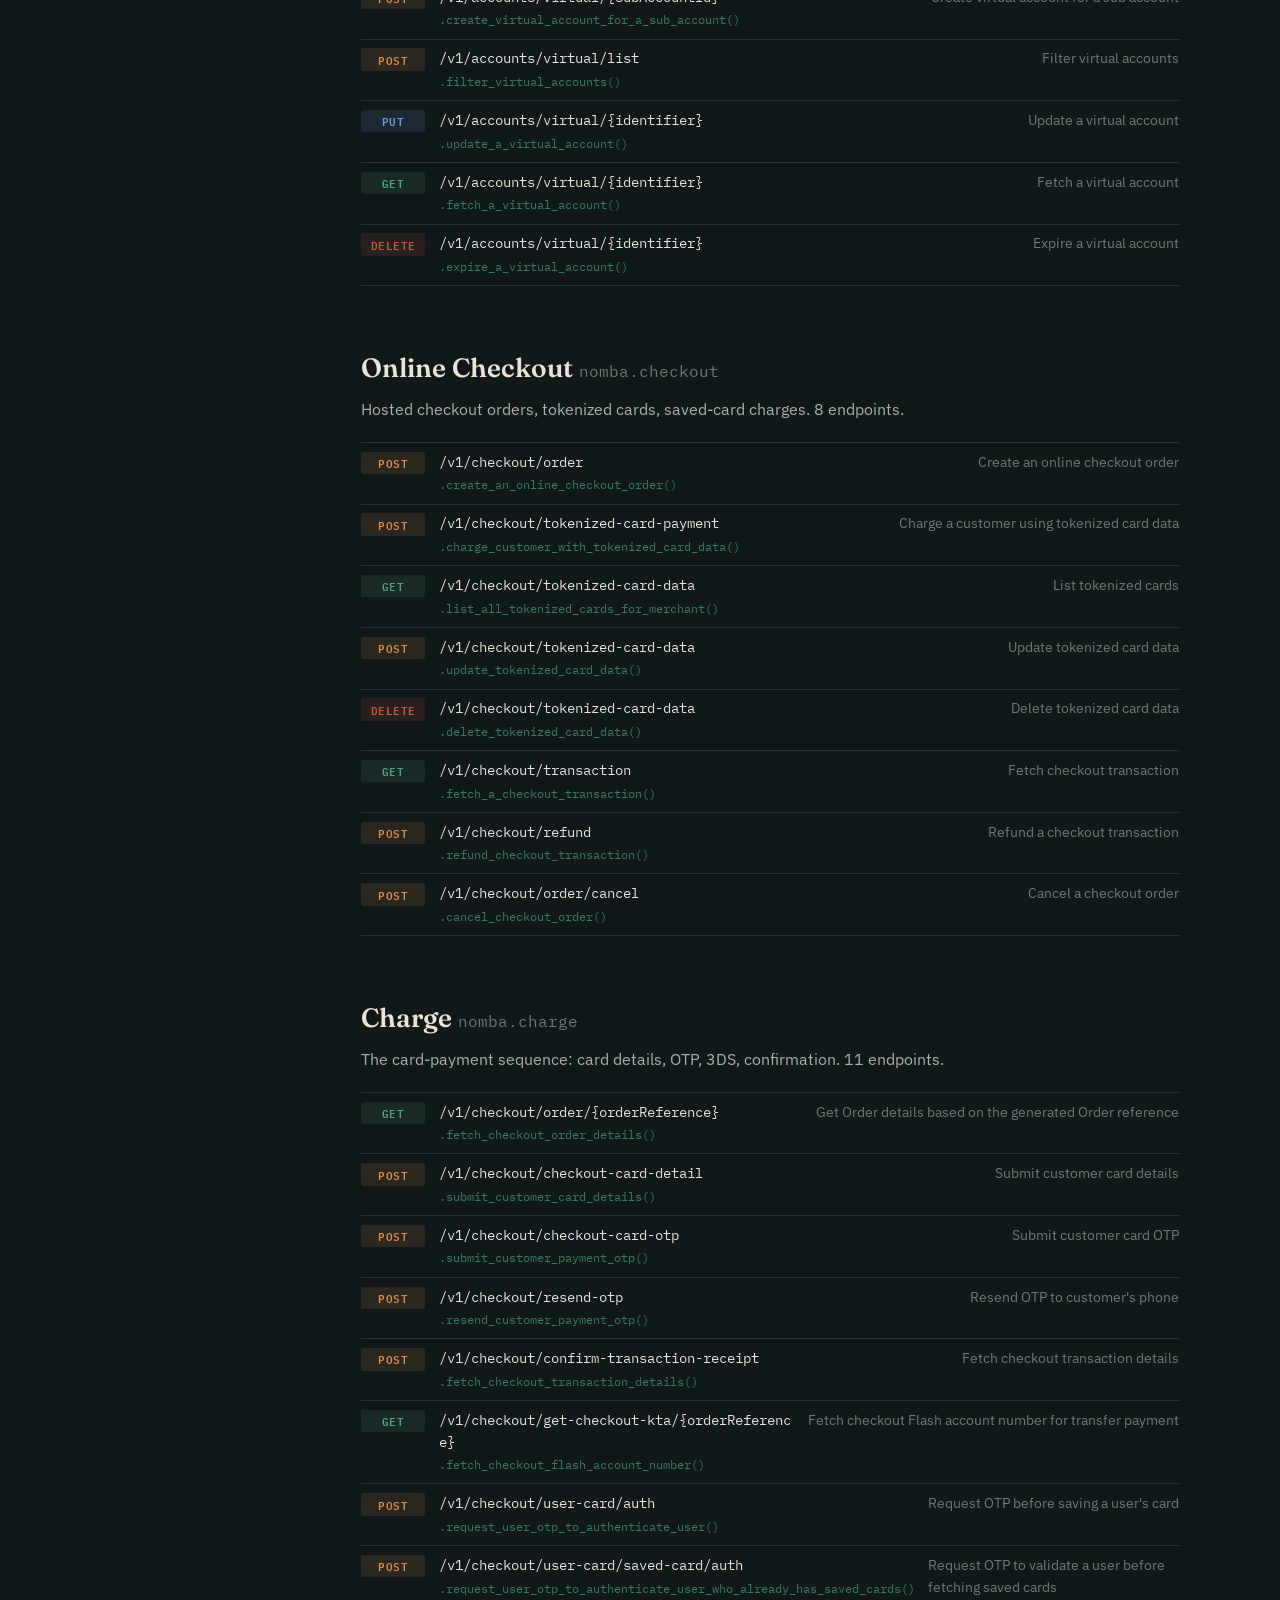
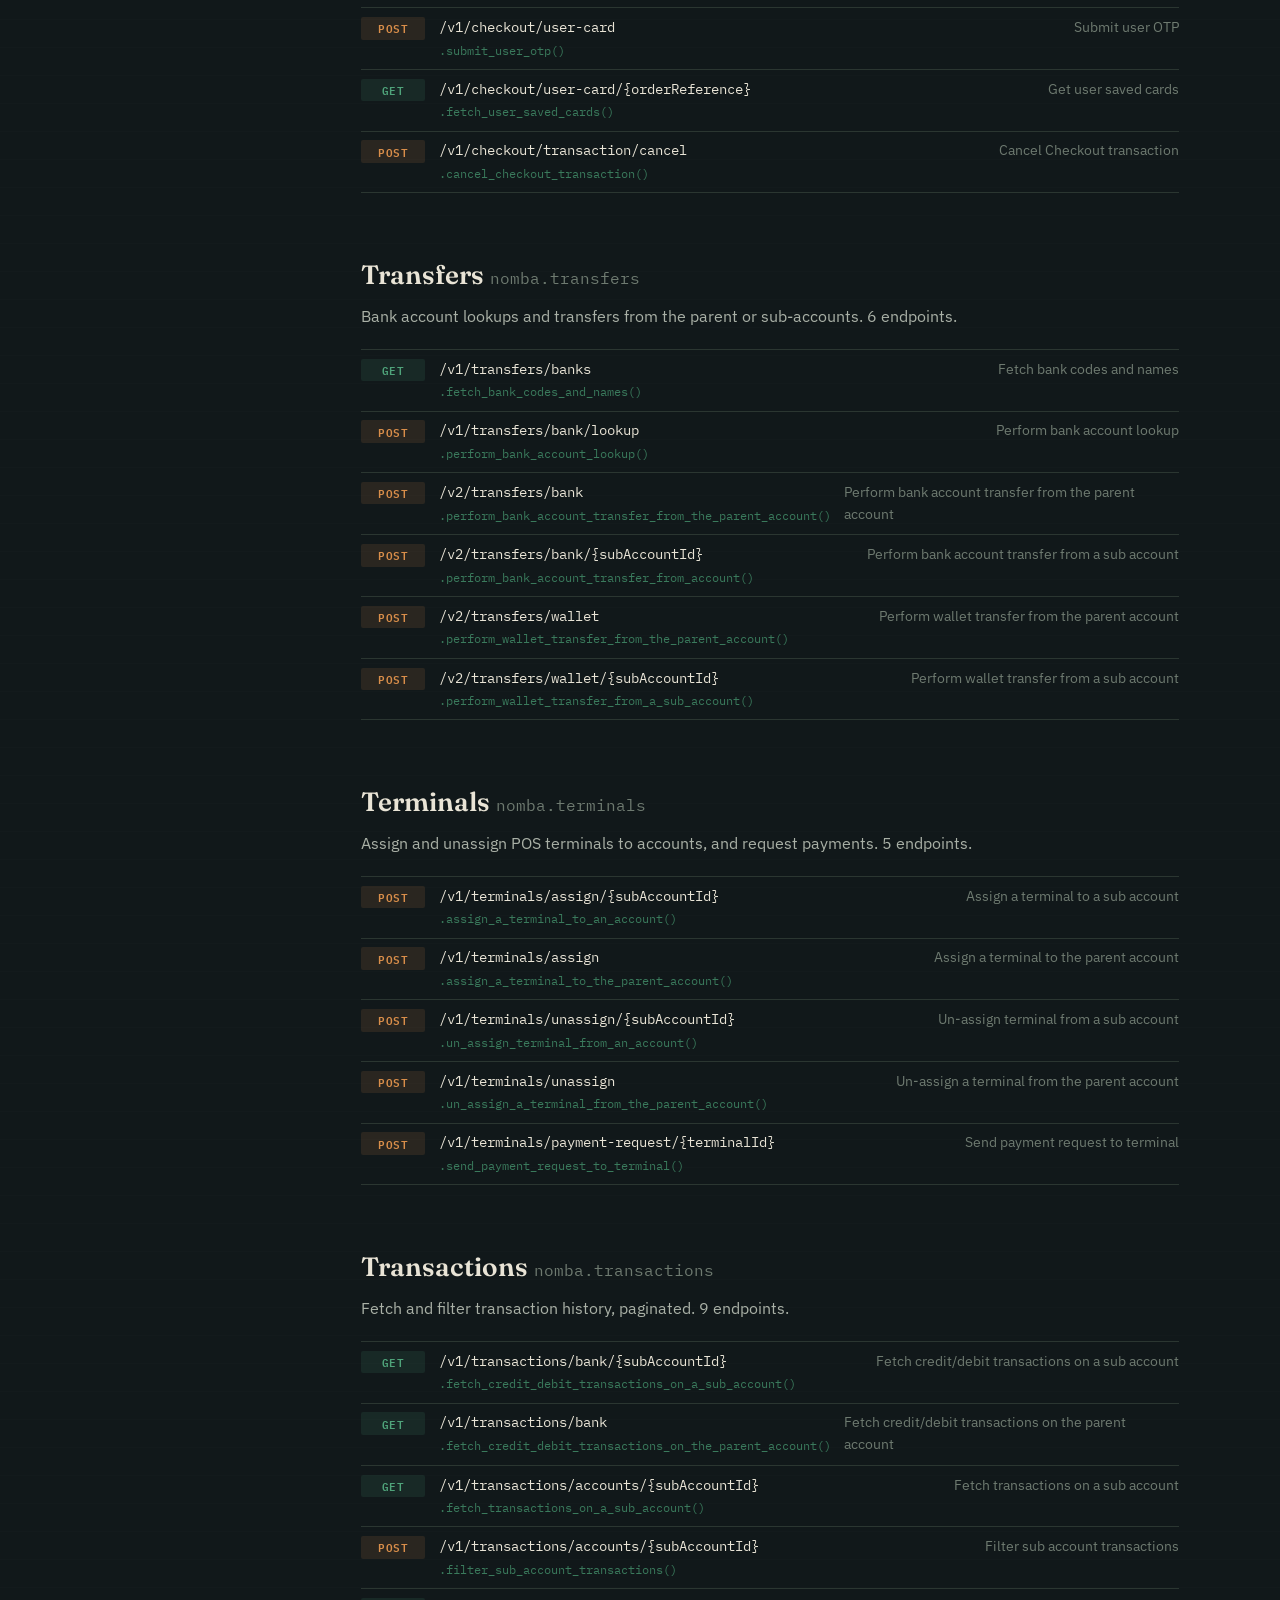
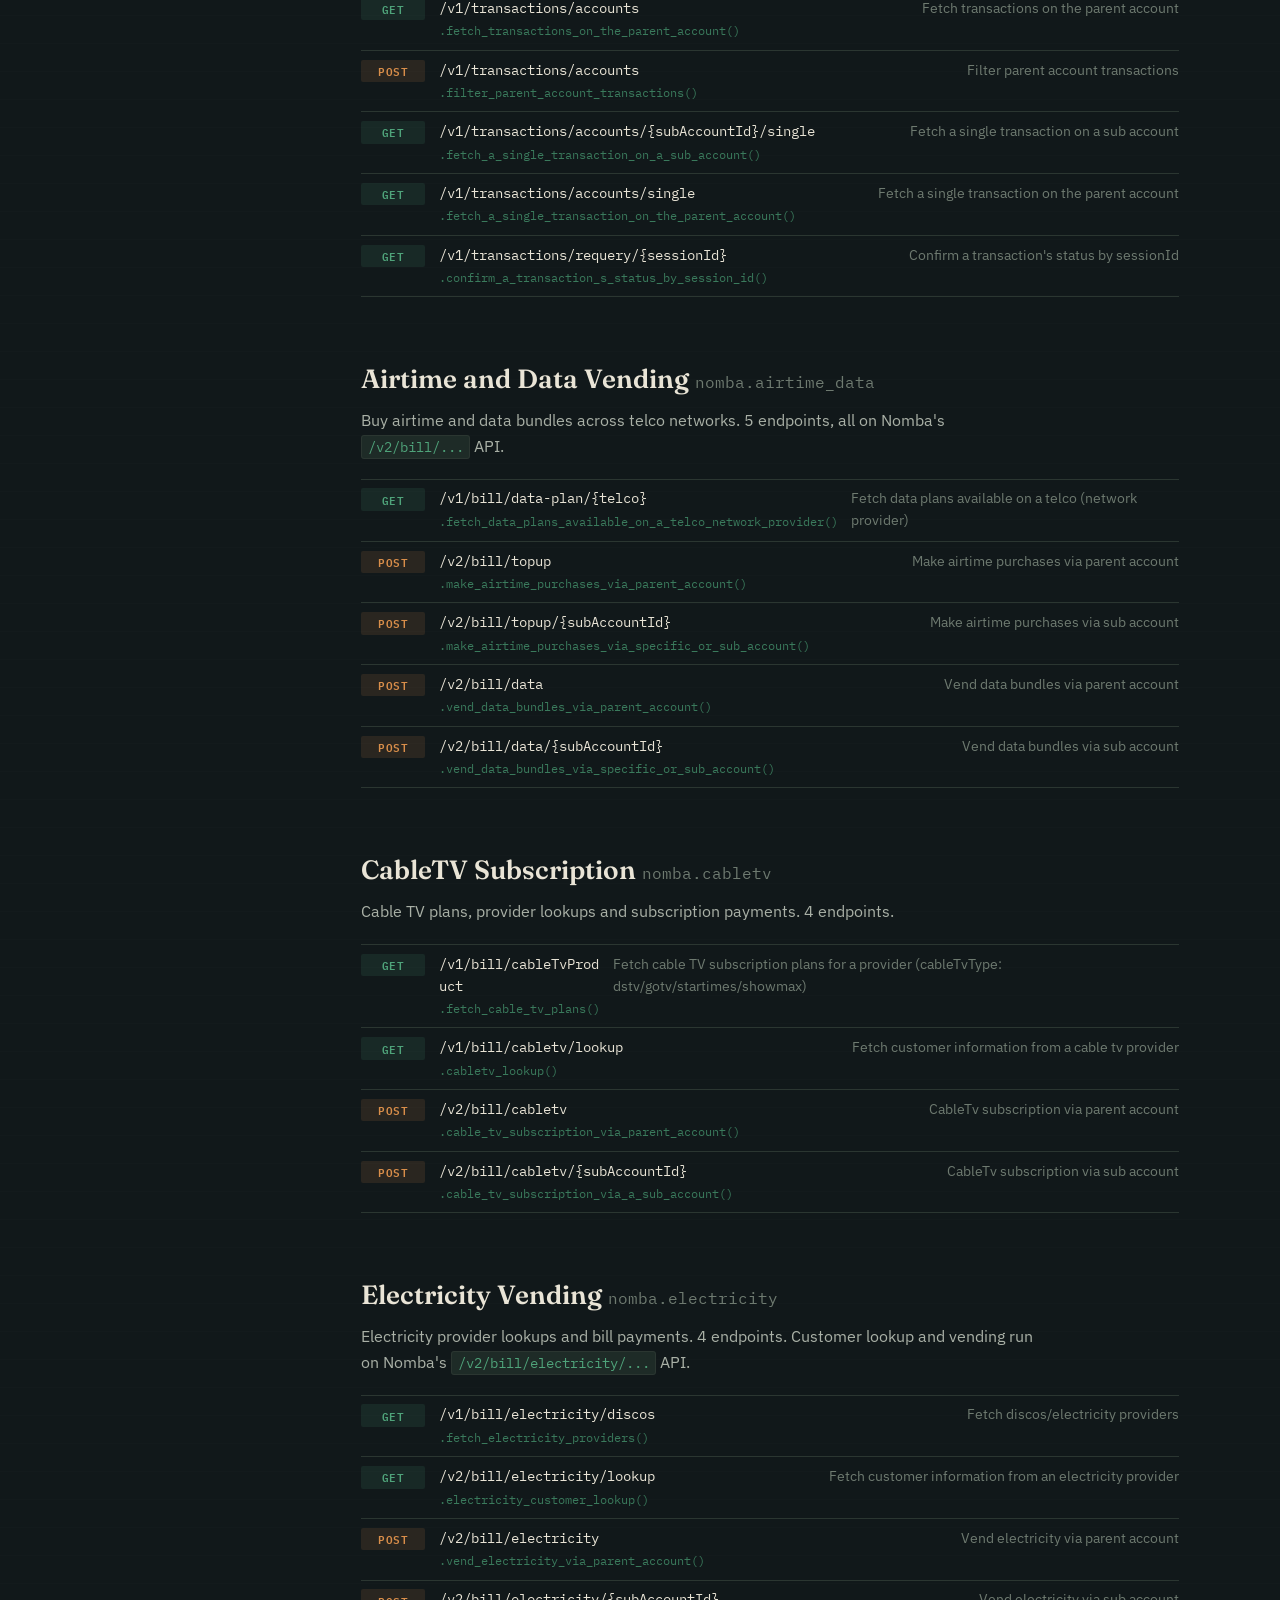
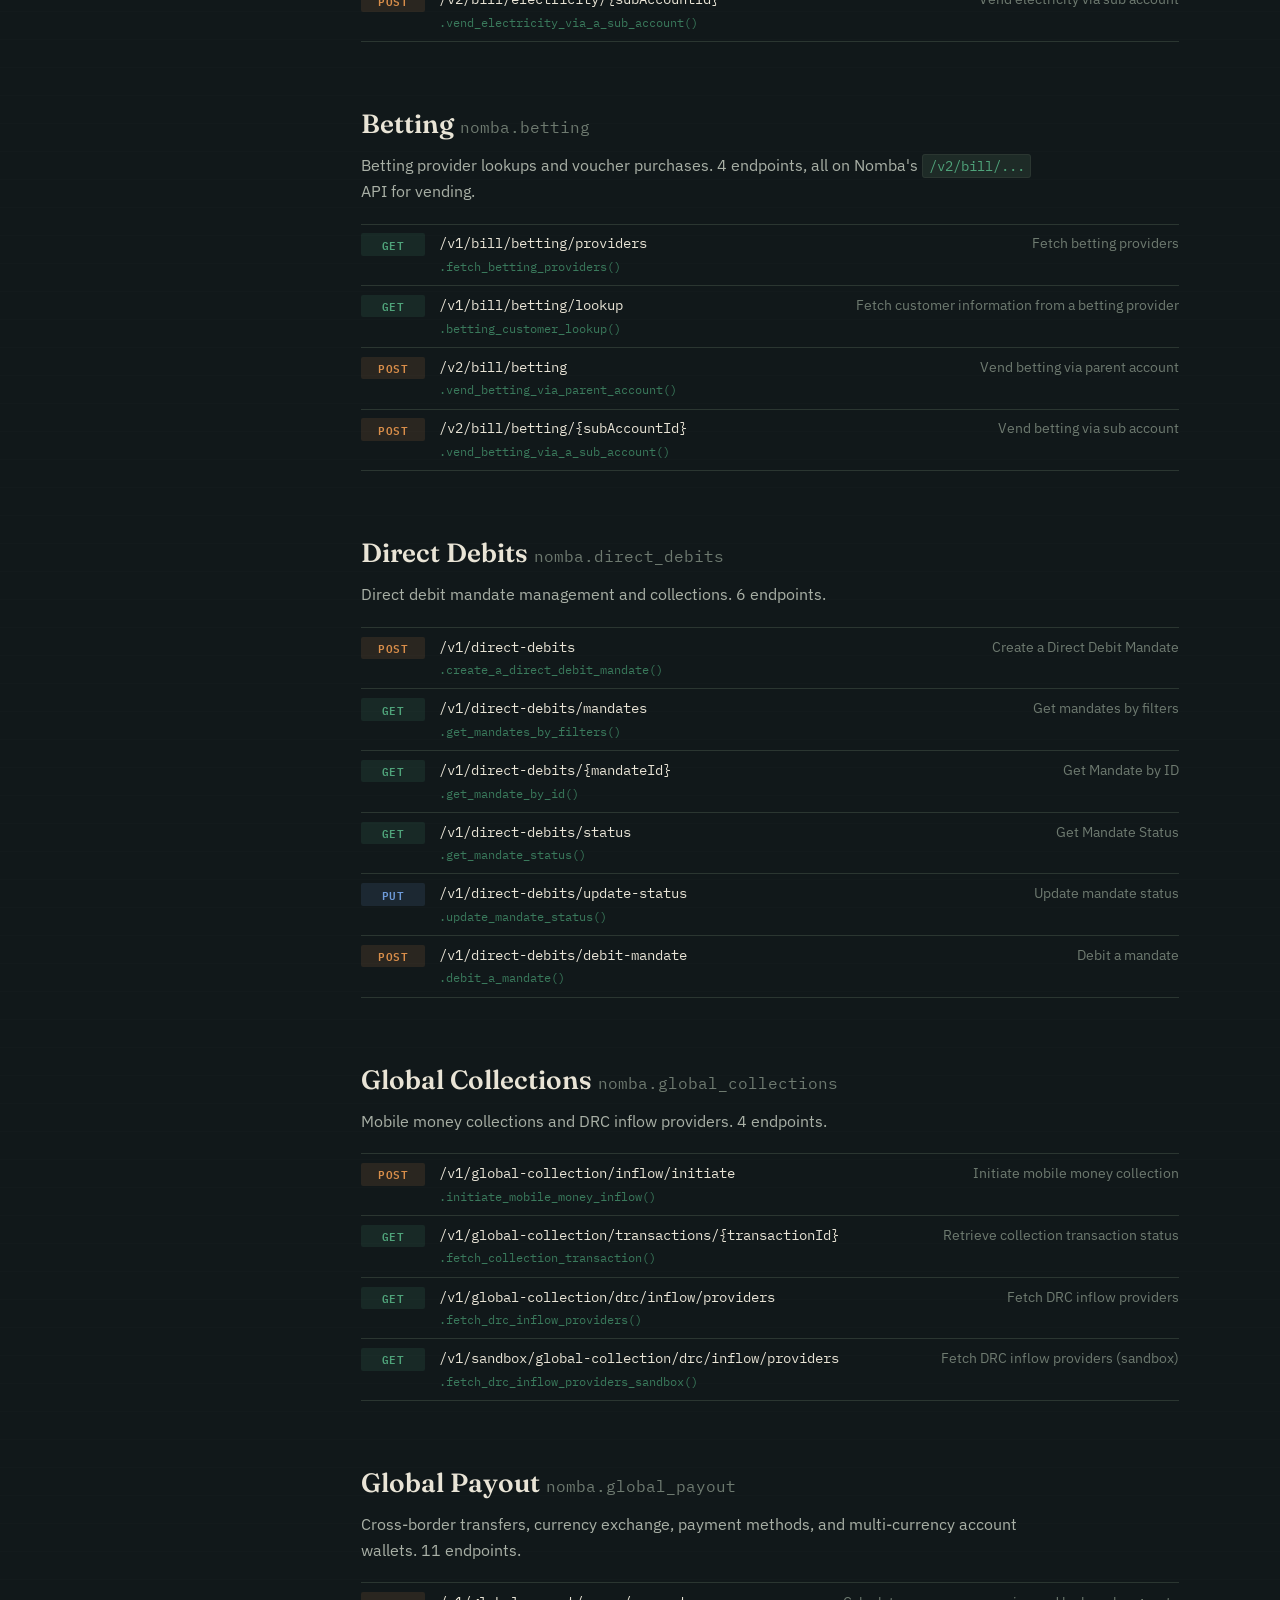
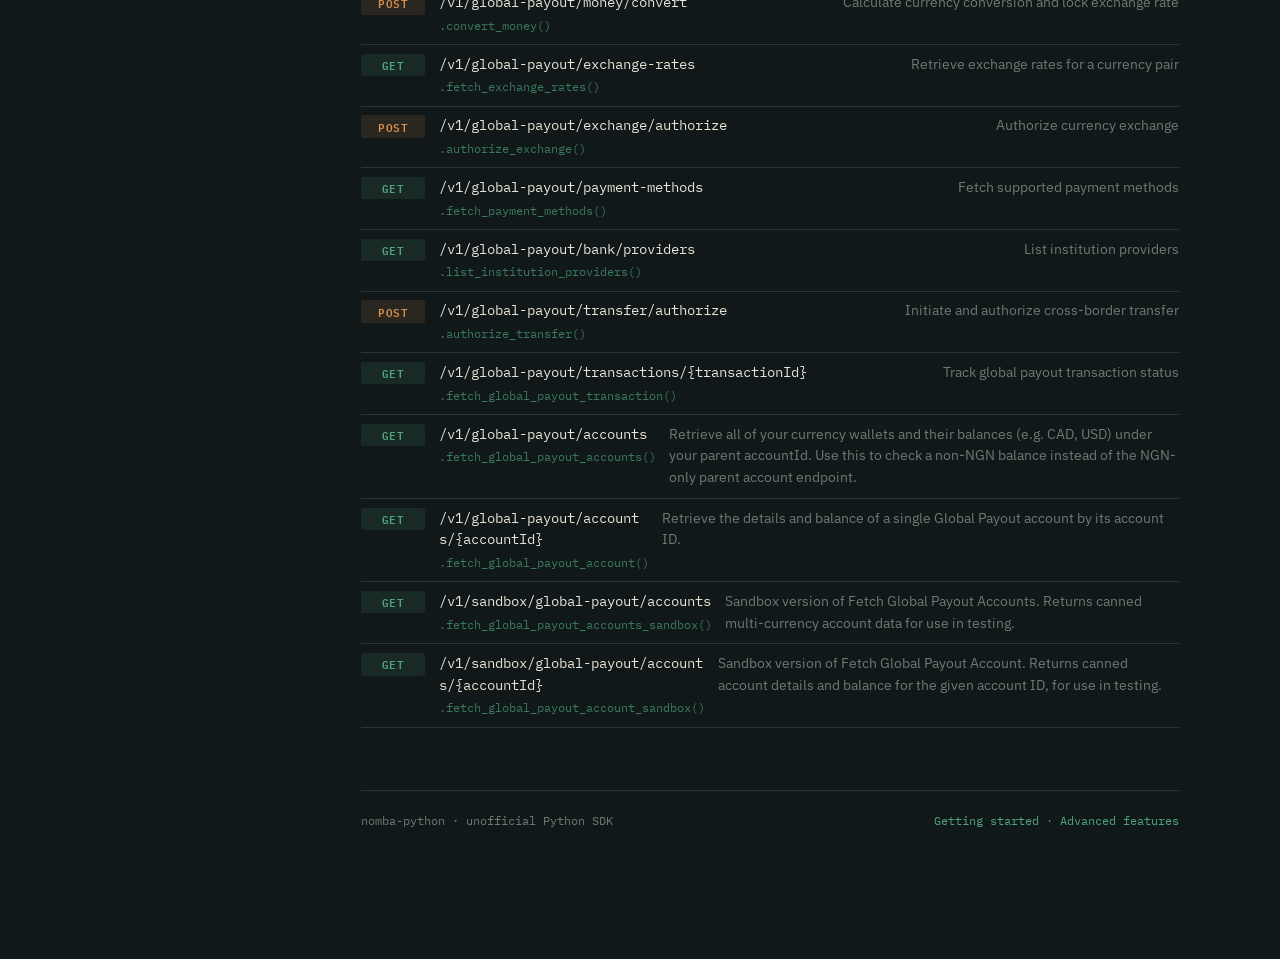
<file: resources.html>
<!doctype html>
<html lang="en">
<head>
<meta charset="utf-8">
<meta name="viewport" content="width=device-width, initial-scale=1">
<title>API reference — nomba-python Python SDK</title>
<meta name="description" content="All 95 Nomba API endpoints exposed by the nomba-python Python SDK, grouped by resource: Accounts, Virtual Accounts, Checkout, Charge, Transfers, Terminals, Transactions, Airtime/Data, CableTV, Electricity, Betting, Direct Debits, Global Collections, Global Payout.">
<link rel="stylesheet" href="assets/style.css">
</head>
<body>
<button class="nav-toggle" aria-label="Toggle navigation" aria-controls="sidebar">Menu</button>
<div class="shell">

  <aside class="sidebar" id="sidebar">
    <div class="brand">nomba-python <span class="stamp">PY-SDK</span></div>
    <div class="brand-sub">unofficial &middot; v0.5.0</div>
    <nav class="toc">
      <a href="index.html">Overview</a>
      <a href="getting-started.html">Getting started</a>
      <a href="features.html">Advanced features</a>
      <a href="resources.html">API reference</a>
      <div class="group-label">Resource groups</div>
      <a href="resources.html#accounts">Accounts</a>
      <a href="resources.html#virtual_accounts">Virtual Accounts</a>
      <a href="resources.html#checkout">Online Checkout</a>
      <a href="resources.html#charge">Charge</a>
      <a href="resources.html#transfers">Transfers</a>
      <a href="resources.html#terminals">Terminals</a>
      <a href="resources.html#transactions">Transactions</a>
      <a href="resources.html#airtime_data">Airtime and Data Vending</a>
      <a href="resources.html#cabletv">CableTV Subscription</a>
      <a href="resources.html#electricity">Electricity Vending</a>
      <a href="resources.html#betting">Betting</a>
      <a href="resources.html#direct_debits">Direct Debits</a>
      <a href="resources.html#global_collections">Global Collections</a>
      <a href="resources.html#global_payout">Global Payout</a>
      <div class="group-label">More</div>
      <a href="changelog.html">Changelog</a>
    </nav>
  </aside>

  <main>
    <span class="eyebrow">API reference</span>
    <h1>95 endpoints, 14 ledgers.</h1>
    <p>
      Every method below is available on both <code>Nomba</code> (sync) and
      <code>AsyncNomba</code> (async, same name, awaited) under the resource
      group shown in each heading, e.g. <code>nomba.virtual_accounts.fetch_a_virtual_account(...)</code>.
      Field names and required/optional arguments are generated from Nomba's
      OpenAPI spec — check each method's docstring in your editor for the
      full field list. Endpoints Nomba flags <code>deprecated</code> are
      excluded; bill-pay vending targets the <code>/v2/bill/...</code> API
      under the plain method names.
    </p>
    <p>
      Every method below is available on both <code>Nomba</code> (sync) and
      <code>AsyncNomba</code> (async, same name, awaited) under the resource
      group shown in each heading, e.g. <code>nomba.virtual_accounts.fetch_a_virtual_account(...)</code>.
      Field names and required/optional arguments are generated from Nomba's
      OpenAPI spec — check each method's docstring in your editor for the
      full field list.
    </p>

    <section id="accounts">
      <h2>Accounts <span style="font-family: var(--font-mono); font-size: .6em; color: var(--ink-faint); font-weight: 400;">nomba.accounts</span></h2>
      <p>Sub-accounts, balances, suspension, and account-level lookups. 12 endpoints.</p>
      <div class="ledger">
      <div class="ledger-row">
        <span class="method get">GET</span>
        <div>
          <span class="path">/v1/accounts</span>
          <span class="fn">.list_all_accounts()</span>
        </div>
        <span class="summary">List all sub accounts</span>
      </div>
      <div class="ledger-row">
        <span class="method post">POST</span>
        <div>
          <span class="path">/v1/accounts</span>
          <span class="fn">.create_a_sub_account()</span>
        </div>
        <span class="summary">Create a sub account</span>
      </div>
      <div class="ledger-row">
        <span class="method get">GET</span>
        <div>
          <span class="path">/v1/accounts/sub-account-details</span>
          <span class="fn">.fetch_account_details()</span>
        </div>
        <span class="summary">Fetch details of a sub account</span>
      </div>
      <div class="ledger-row">
        <span class="method get">GET</span>
        <div>
          <span class="path">/v1/accounts/parent</span>
          <span class="fn">.fetch_parent_account_details()</span>
        </div>
        <span class="summary">Fetch parent account details</span>
      </div>
      <div class="ledger-row">
        <span class="method get">GET</span>
        <div>
          <span class="path">/v1/accounts/{subAccountId}/balance</span>
          <span class="fn">.fetch_account_balance()</span>
        </div>
        <span class="summary">Fetch sub account balance</span>
      </div>
      <div class="ledger-row">
        <span class="method get">GET</span>
        <div>
          <span class="path">/v1/accounts/balance</span>
          <span class="fn">.fetch_parent_account_balance()</span>
        </div>
        <span class="summary">Fetch parent account balance</span>
      </div>
      <div class="ledger-row">
        <span class="method put">PUT</span>
        <div>
          <span class="path">/v1/accounts/suspend/{subAccountId}</span>
          <span class="fn">.suspend_an_account()</span>
        </div>
        <span class="summary">Suspend a sub account</span>
      </div>
      <div class="ledger-row">
        <span class="method put">PUT</span>
        <div>
          <span class="path">/v1/accounts/reactivate/{subAccountId}</span>
          <span class="fn">.reactivate_a_sub_account()</span>
        </div>
        <span class="summary">Reactivate a sub account</span>
      </div>
      <div class="ledger-row">
        <span class="method get">GET</span>
        <div>
          <span class="path">/v1/accounts/{subAccountId}/terminals</span>
          <span class="fn">.fetch_terminals_assigned_to_an_account()</span>
        </div>
        <span class="summary">Fetch terminals assigned to a sub account</span>
      </div>
      <div class="ledger-row">
        <span class="method get">GET</span>
        <div>
          <span class="path">/v1/accounts/{accountId}/terminals</span>
          <span class="fn">.fetch_terminals_assigned_to_a_sub_account()</span>
        </div>
        <span class="summary">Fetch terminals assigned to a sub account</span>
      </div>
      <div class="ledger-row">
        <span class="method get">GET</span>
        <div>
          <span class="path">/v1/accounts/terminals</span>
          <span class="fn">.fetch_terminals_assigned_to_the_parent_account()</span>
        </div>
        <span class="summary">Fetch terminals assigned to the parent account</span>
      </div>
      <div class="ledger-row">
        <span class="method put">PUT</span>
        <div>
          <span class="path">/v1/accounts/{subAccountId}/access</span>
          <span class="fn">.update_access_to_account()</span>
        </div>
        <span class="summary">Update access to account</span>
      </div>
      </div>
    </section>

    <section id="virtual_accounts">
      <h2>Virtual Accounts <span style="font-family: var(--font-mono); font-size: .6em; color: var(--ink-faint); font-weight: 400;">nomba.virtual_accounts</span></h2>
      <p>Create, fetch, update, and expire dedicated virtual accounts. 6 endpoints.</p>
      <div class="ledger">
      <div class="ledger-row">
        <span class="method post">POST</span>
        <div>
          <span class="path">/v1/accounts/virtual</span>
          <span class="fn">.create_virtual_account()</span>
        </div>
        <span class="summary">Create virtual account</span>
      </div>
      <div class="ledger-row">
        <span class="method post">POST</span>
        <div>
          <span class="path">/v1/accounts/virtual/{subAccountId}</span>
          <span class="fn">.create_virtual_account_for_a_sub_account()</span>
        </div>
        <span class="summary">Create virtual account for a sub account</span>
      </div>
      <div class="ledger-row">
        <span class="method post">POST</span>
        <div>
          <span class="path">/v1/accounts/virtual/list</span>
          <span class="fn">.filter_virtual_accounts()</span>
        </div>
        <span class="summary">Filter virtual accounts</span>
      </div>
      <div class="ledger-row">
        <span class="method put">PUT</span>
        <div>
          <span class="path">/v1/accounts/virtual/{identifier}</span>
          <span class="fn">.update_a_virtual_account()</span>
        </div>
        <span class="summary">Update a virtual account</span>
      </div>
      <div class="ledger-row">
        <span class="method get">GET</span>
        <div>
          <span class="path">/v1/accounts/virtual/{identifier}</span>
          <span class="fn">.fetch_a_virtual_account()</span>
        </div>
        <span class="summary">Fetch a virtual account</span>
      </div>
      <div class="ledger-row">
        <span class="method delete">DELETE</span>
        <div>
          <span class="path">/v1/accounts/virtual/{identifier}</span>
          <span class="fn">.expire_a_virtual_account()</span>
        </div>
        <span class="summary">Expire a virtual account</span>
      </div>
      </div>
    </section>

    <section id="checkout">
      <h2>Online Checkout <span style="font-family: var(--font-mono); font-size: .6em; color: var(--ink-faint); font-weight: 400;">nomba.checkout</span></h2>
      <p>Hosted checkout orders, tokenized cards, saved-card charges. 8 endpoints.</p>
      <div class="ledger">
      <div class="ledger-row">
        <span class="method post">POST</span>
        <div>
          <span class="path">/v1/checkout/order</span>
          <span class="fn">.create_an_online_checkout_order()</span>
        </div>
        <span class="summary">Create an online checkout order</span>
      </div>
      <div class="ledger-row">
        <span class="method post">POST</span>
        <div>
          <span class="path">/v1/checkout/tokenized-card-payment</span>
          <span class="fn">.charge_customer_with_tokenized_card_data()</span>
        </div>
        <span class="summary">Charge a customer using tokenized card data</span>
      </div>
      <div class="ledger-row">
        <span class="method get">GET</span>
        <div>
          <span class="path">/v1/checkout/tokenized-card-data</span>
          <span class="fn">.list_all_tokenized_cards_for_merchant()</span>
        </div>
        <span class="summary">List tokenized cards</span>
      </div>
      <div class="ledger-row">
        <span class="method post">POST</span>
        <div>
          <span class="path">/v1/checkout/tokenized-card-data</span>
          <span class="fn">.update_tokenized_card_data()</span>
        </div>
        <span class="summary">Update tokenized card data</span>
      </div>
      <div class="ledger-row">
        <span class="method delete">DELETE</span>
        <div>
          <span class="path">/v1/checkout/tokenized-card-data</span>
          <span class="fn">.delete_tokenized_card_data()</span>
        </div>
        <span class="summary">Delete tokenized card data</span>
      </div>
      <div class="ledger-row">
        <span class="method get">GET</span>
        <div>
          <span class="path">/v1/checkout/transaction</span>
          <span class="fn">.fetch_a_checkout_transaction()</span>
        </div>
        <span class="summary">Fetch checkout transaction</span>
      </div>
      <div class="ledger-row">
        <span class="method post">POST</span>
        <div>
          <span class="path">/v1/checkout/refund</span>
          <span class="fn">.refund_checkout_transaction()</span>
        </div>
        <span class="summary">Refund a checkout transaction</span>
      </div>
      <div class="ledger-row">
        <span class="method post">POST</span>
        <div>
          <span class="path">/v1/checkout/order/cancel</span>
          <span class="fn">.cancel_checkout_order()</span>
        </div>
        <span class="summary">Cancel a checkout order</span>
      </div>
      </div>
    </section>

    <section id="charge">
      <h2>Charge <span style="font-family: var(--font-mono); font-size: .6em; color: var(--ink-faint); font-weight: 400;">nomba.charge</span></h2>
      <p>The card-payment sequence: card details, OTP, 3DS, confirmation. 11 endpoints.</p>
      <div class="ledger">
      <div class="ledger-row">
        <span class="method get">GET</span>
        <div>
          <span class="path">/v1/checkout/order/{orderReference}</span>
          <span class="fn">.fetch_checkout_order_details()</span>
        </div>
        <span class="summary">Get Order details based on the generated Order reference</span>
      </div>
      <div class="ledger-row">
        <span class="method post">POST</span>
        <div>
          <span class="path">/v1/checkout/checkout-card-detail</span>
          <span class="fn">.submit_customer_card_details()</span>
        </div>
        <span class="summary">Submit customer card details</span>
      </div>
      <div class="ledger-row">
        <span class="method post">POST</span>
        <div>
          <span class="path">/v1/checkout/checkout-card-otp</span>
          <span class="fn">.submit_customer_payment_otp()</span>
        </div>
        <span class="summary">Submit customer card OTP</span>
      </div>
      <div class="ledger-row">
        <span class="method post">POST</span>
        <div>
          <span class="path">/v1/checkout/resend-otp</span>
          <span class="fn">.resend_customer_payment_otp()</span>
        </div>
        <span class="summary">Resend OTP to customer&#x27;s phone</span>
      </div>
      <div class="ledger-row">
        <span class="method post">POST</span>
        <div>
          <span class="path">/v1/checkout/confirm-transaction-receipt</span>
          <span class="fn">.fetch_checkout_transaction_details()</span>
        </div>
        <span class="summary">Fetch checkout transaction details</span>
      </div>
      <div class="ledger-row">
        <span class="method get">GET</span>
        <div>
          <span class="path">/v1/checkout/get-checkout-kta/{orderReference}</span>
          <span class="fn">.fetch_checkout_flash_account_number()</span>
        </div>
        <span class="summary">Fetch checkout Flash account number for transfer payment</span>
      </div>
      <div class="ledger-row">
        <span class="method post">POST</span>
        <div>
          <span class="path">/v1/checkout/user-card/auth</span>
          <span class="fn">.request_user_otp_to_authenticate_user()</span>
        </div>
        <span class="summary">Request OTP before saving a user&#x27;s card</span>
      </div>
      <div class="ledger-row">
        <span class="method post">POST</span>
        <div>
          <span class="path">/v1/checkout/user-card/saved-card/auth</span>
          <span class="fn">.request_user_otp_to_authenticate_user_who_already_has_saved_cards()</span>
        </div>
        <span class="summary">Request OTP to validate a user before fetching saved cards</span>
      </div>
      <div class="ledger-row">
        <span class="method post">POST</span>
        <div>
          <span class="path">/v1/checkout/user-card</span>
          <span class="fn">.submit_user_otp()</span>
        </div>
        <span class="summary">Submit user OTP</span>
      </div>
      <div class="ledger-row">
        <span class="method get">GET</span>
        <div>
          <span class="path">/v1/checkout/user-card/{orderReference}</span>
          <span class="fn">.fetch_user_saved_cards()</span>
        </div>
        <span class="summary">Get user saved cards</span>
      </div>
      <div class="ledger-row">
        <span class="method post">POST</span>
        <div>
          <span class="path">/v1/checkout/transaction/cancel</span>
          <span class="fn">.cancel_checkout_transaction()</span>
        </div>
        <span class="summary">Cancel Checkout transaction</span>
      </div>
      </div>
    </section>

    <section id="transfers">
      <h2>Transfers <span style="font-family: var(--font-mono); font-size: .6em; color: var(--ink-faint); font-weight: 400;">nomba.transfers</span></h2>
      <p>Bank account lookups and transfers from the parent or sub-accounts. 6 endpoints.</p>
      <div class="ledger">
      <div class="ledger-row">
        <span class="method get">GET</span>
        <div>
          <span class="path">/v1/transfers/banks</span>
          <span class="fn">.fetch_bank_codes_and_names()</span>
        </div>
        <span class="summary">Fetch bank codes and names</span>
      </div>
      <div class="ledger-row">
        <span class="method post">POST</span>
        <div>
          <span class="path">/v1/transfers/bank/lookup</span>
          <span class="fn">.perform_bank_account_lookup()</span>
        </div>
        <span class="summary">Perform bank account lookup</span>
      </div>
      <div class="ledger-row">
        <span class="method post">POST</span>
        <div>
          <span class="path">/v2/transfers/bank</span>
          <span class="fn">.perform_bank_account_transfer_from_the_parent_account()</span>
        </div>
        <span class="summary">Perform bank account transfer from the parent account</span>
      </div>
      <div class="ledger-row">
        <span class="method post">POST</span>
        <div>
          <span class="path">/v2/transfers/bank/{subAccountId}</span>
          <span class="fn">.perform_bank_account_transfer_from_account()</span>
        </div>
        <span class="summary">Perform bank account transfer from a sub account</span>
      </div>
      <div class="ledger-row">
        <span class="method post">POST</span>
        <div>
          <span class="path">/v2/transfers/wallet</span>
          <span class="fn">.perform_wallet_transfer_from_the_parent_account()</span>
        </div>
        <span class="summary">Perform wallet transfer from the parent account</span>
      </div>
      <div class="ledger-row">
        <span class="method post">POST</span>
        <div>
          <span class="path">/v2/transfers/wallet/{subAccountId}</span>
          <span class="fn">.perform_wallet_transfer_from_a_sub_account()</span>
        </div>
        <span class="summary">Perform wallet transfer from a sub account</span>
      </div>
      </div>
    </section>

    <section id="terminals">
      <h2>Terminals <span style="font-family: var(--font-mono); font-size: .6em; color: var(--ink-faint); font-weight: 400;">nomba.terminals</span></h2>
      <p>Assign and unassign POS terminals to accounts, and request payments. 5 endpoints.</p>
      <div class="ledger">
      <div class="ledger-row">
        <span class="method post">POST</span>
        <div>
          <span class="path">/v1/terminals/assign/{subAccountId}</span>
          <span class="fn">.assign_a_terminal_to_an_account()</span>
        </div>
        <span class="summary">Assign a terminal to a sub account</span>
      </div>
      <div class="ledger-row">
        <span class="method post">POST</span>
        <div>
          <span class="path">/v1/terminals/assign</span>
          <span class="fn">.assign_a_terminal_to_the_parent_account()</span>
        </div>
        <span class="summary">Assign a terminal to the parent account</span>
      </div>
      <div class="ledger-row">
        <span class="method post">POST</span>
        <div>
          <span class="path">/v1/terminals/unassign/{subAccountId}</span>
          <span class="fn">.un_assign_terminal_from_an_account()</span>
        </div>
        <span class="summary">Un-assign terminal from a sub account</span>
      </div>
      <div class="ledger-row">
        <span class="method post">POST</span>
        <div>
          <span class="path">/v1/terminals/unassign</span>
          <span class="fn">.un_assign_a_terminal_from_the_parent_account()</span>
        </div>
        <span class="summary">Un-assign a terminal from the parent account</span>
      </div>
      <div class="ledger-row">
        <span class="method post">POST</span>
        <div>
          <span class="path">/v1/terminals/payment-request/{terminalId}</span>
          <span class="fn">.send_payment_request_to_terminal()</span>
        </div>
        <span class="summary">Send payment request to terminal</span>
      </div>
      </div>
    </section>

    <section id="transactions">
      <h2>Transactions <span style="font-family: var(--font-mono); font-size: .6em; color: var(--ink-faint); font-weight: 400;">nomba.transactions</span></h2>
      <p>Fetch and filter transaction history, paginated. 9 endpoints.</p>
      <div class="ledger">
      <div class="ledger-row">
        <span class="method get">GET</span>
        <div>
          <span class="path">/v1/transactions/bank/{subAccountId}</span>
          <span class="fn">.fetch_credit_debit_transactions_on_a_sub_account()</span>
        </div>
        <span class="summary">Fetch credit/debit transactions on a sub account</span>
      </div>
      <div class="ledger-row">
        <span class="method get">GET</span>
        <div>
          <span class="path">/v1/transactions/bank</span>
          <span class="fn">.fetch_credit_debit_transactions_on_the_parent_account()</span>
        </div>
        <span class="summary">Fetch credit/debit transactions on the parent account</span>
      </div>
      <div class="ledger-row">
        <span class="method get">GET</span>
        <div>
          <span class="path">/v1/transactions/accounts/{subAccountId}</span>
          <span class="fn">.fetch_transactions_on_a_sub_account()</span>
        </div>
        <span class="summary">Fetch transactions on a sub account</span>
      </div>
      <div class="ledger-row">
        <span class="method post">POST</span>
        <div>
          <span class="path">/v1/transactions/accounts/{subAccountId}</span>
          <span class="fn">.filter_sub_account_transactions()</span>
        </div>
        <span class="summary">Filter sub account transactions</span>
      </div>
      <div class="ledger-row">
        <span class="method get">GET</span>
        <div>
          <span class="path">/v1/transactions/accounts</span>
          <span class="fn">.fetch_transactions_on_the_parent_account()</span>
        </div>
        <span class="summary">Fetch transactions on the parent account</span>
      </div>
      <div class="ledger-row">
        <span class="method post">POST</span>
        <div>
          <span class="path">/v1/transactions/accounts</span>
          <span class="fn">.filter_parent_account_transactions()</span>
        </div>
        <span class="summary">Filter parent account transactions</span>
      </div>
      <div class="ledger-row">
        <span class="method get">GET</span>
        <div>
          <span class="path">/v1/transactions/accounts/{subAccountId}/single</span>
          <span class="fn">.fetch_a_single_transaction_on_a_sub_account()</span>
        </div>
        <span class="summary">Fetch a single transaction on a sub account</span>
      </div>
      <div class="ledger-row">
        <span class="method get">GET</span>
        <div>
          <span class="path">/v1/transactions/accounts/single</span>
          <span class="fn">.fetch_a_single_transaction_on_the_parent_account()</span>
        </div>
        <span class="summary">Fetch a single transaction on the parent account</span>
      </div>
      <div class="ledger-row">
        <span class="method get">GET</span>
        <div>
          <span class="path">/v1/transactions/requery/{sessionId}</span>
          <span class="fn">.confirm_a_transaction_s_status_by_session_id()</span>
        </div>
        <span class="summary">Confirm a transaction's status by sessionId</span>
      </div>
      </div>
    </section>

    <section id="airtime_data">
      <h2>Airtime and Data Vending <span style="font-family: var(--font-mono); font-size: .6em; color: var(--ink-faint); font-weight: 400;">nomba.airtime_data</span></h2>
      <p>Buy airtime and data bundles across telco networks. 5 endpoints, all on Nomba's <code>/v2/bill/...</code> API.</p>
      <div class="ledger">
      <div class="ledger-row">
        <span class="method get">GET</span>
        <div>
          <span class="path">/v1/bill/data-plan/{telco}</span>
          <span class="fn">.fetch_data_plans_available_on_a_telco_network_provider()</span>
        </div>
        <span class="summary">Fetch data plans available on a telco (network provider)</span>
      </div>
      <div class="ledger-row">
        <span class="method post">POST</span>
        <div>
          <span class="path">/v2/bill/topup</span>
          <span class="fn">.make_airtime_purchases_via_parent_account()</span>
        </div>
        <span class="summary">Make airtime purchases via parent account</span>
      </div>
      <div class="ledger-row">
        <span class="method post">POST</span>
        <div>
          <span class="path">/v2/bill/topup/{subAccountId}</span>
          <span class="fn">.make_airtime_purchases_via_specific_or_sub_account()</span>
        </div>
        <span class="summary">Make airtime purchases via sub account</span>
      </div>
      <div class="ledger-row">
        <span class="method post">POST</span>
        <div>
          <span class="path">/v2/bill/data</span>
          <span class="fn">.vend_data_bundles_via_parent_account()</span>
        </div>
        <span class="summary">Vend data bundles via parent account</span>
      </div>
      <div class="ledger-row">
        <span class="method post">POST</span>
        <div>
          <span class="path">/v2/bill/data/{subAccountId}</span>
          <span class="fn">.vend_data_bundles_via_specific_or_sub_account()</span>
        </div>
        <span class="summary">Vend data bundles via sub account</span>
      </div>
      </div>
    </section>

    <section id="cabletv">
      <h2>CableTV Subscription <span style="font-family: var(--font-mono); font-size: .6em; color: var(--ink-faint); font-weight: 400;">nomba.cabletv</span></h2>
      <p>Cable TV plans, provider lookups and subscription payments. 4 endpoints.</p>
      <div class="ledger">
      <div class="ledger-row">
        <span class="method get">GET</span>
        <div>
          <span class="path">/v1/bill/cableTvProduct</span>
          <span class="fn">.fetch_cable_tv_plans()</span>
        </div>
        <span class="summary">Fetch cable TV subscription plans for a provider (cableTvType: dstv/gotv/startimes/showmax)</span>
      </div>
      <div class="ledger-row">
        <span class="method get">GET</span>
        <div>
          <span class="path">/v1/bill/cabletv/lookup</span>
          <span class="fn">.cabletv_lookup()</span>
        </div>
        <span class="summary">Fetch customer information from a cable tv provider</span>
      </div>
      <div class="ledger-row">
        <span class="method post">POST</span>
        <div>
          <span class="path">/v2/bill/cabletv</span>
          <span class="fn">.cable_tv_subscription_via_parent_account()</span>
        </div>
        <span class="summary">CableTv subscription via parent account</span>
      </div>
      <div class="ledger-row">
        <span class="method post">POST</span>
        <div>
          <span class="path">/v2/bill/cabletv/{subAccountId}</span>
          <span class="fn">.cable_tv_subscription_via_a_sub_account()</span>
        </div>
        <span class="summary">CableTv subscription via sub account</span>
      </div>
      </div>
    </section>

    <section id="electricity">
      <h2>Electricity Vending <span style="font-family: var(--font-mono); font-size: .6em; color: var(--ink-faint); font-weight: 400;">nomba.electricity</span></h2>
      <p>Electricity provider lookups and bill payments. 4 endpoints. Customer lookup and vending run on Nomba's <code>/v2/bill/electricity/...</code> API.</p>
      <div class="ledger">
      <div class="ledger-row">
        <span class="method get">GET</span>
        <div>
          <span class="path">/v1/bill/electricity/discos</span>
          <span class="fn">.fetch_electricity_providers()</span>
        </div>
        <span class="summary">Fetch discos/electricity providers</span>
      </div>
      <div class="ledger-row">
        <span class="method get">GET</span>
        <div>
          <span class="path">/v2/bill/electricity/lookup</span>
          <span class="fn">.electricity_customer_lookup()</span>
        </div>
        <span class="summary">Fetch customer information from an electricity provider</span>
      </div>
      <div class="ledger-row">
        <span class="method post">POST</span>
        <div>
          <span class="path">/v2/bill/electricity</span>
          <span class="fn">.vend_electricity_via_parent_account()</span>
        </div>
        <span class="summary">Vend electricity via parent account</span>
      </div>
      <div class="ledger-row">
        <span class="method post">POST</span>
        <div>
          <span class="path">/v2/bill/electricity/{subAccountId}</span>
          <span class="fn">.vend_electricity_via_a_sub_account()</span>
        </div>
        <span class="summary">Vend electricity via sub account</span>
      </div>
      </div>
    </section>

    <section id="betting">
      <h2>Betting <span style="font-family: var(--font-mono); font-size: .6em; color: var(--ink-faint); font-weight: 400;">nomba.betting</span></h2>
      <p>Betting provider lookups and voucher purchases. 4 endpoints, all on Nomba's <code>/v2/bill/...</code> API for vending.</p>
      <div class="ledger">
      <div class="ledger-row">
        <span class="method get">GET</span>
        <div>
          <span class="path">/v1/bill/betting/providers</span>
          <span class="fn">.fetch_betting_providers()</span>
        </div>
        <span class="summary">Fetch betting providers</span>
      </div>
      <div class="ledger-row">
        <span class="method get">GET</span>
        <div>
          <span class="path">/v1/bill/betting/lookup</span>
          <span class="fn">.betting_customer_lookup()</span>
        </div>
        <span class="summary">Fetch customer information from a betting provider</span>
      </div>
      <div class="ledger-row">
        <span class="method post">POST</span>
        <div>
          <span class="path">/v2/bill/betting</span>
          <span class="fn">.vend_betting_via_parent_account()</span>
        </div>
        <span class="summary">Vend betting via parent account</span>
      </div>
      <div class="ledger-row">
        <span class="method post">POST</span>
        <div>
          <span class="path">/v2/bill/betting/{subAccountId}</span>
          <span class="fn">.vend_betting_via_a_sub_account()</span>
        </div>
        <span class="summary">Vend betting via sub account</span>
      </div>
      </div>
    </section>

    <section id="direct_debits">
      <h2>Direct Debits <span style="font-family: var(--font-mono); font-size: .6em; color: var(--ink-faint); font-weight: 400;">nomba.direct_debits</span></h2>
      <p>Direct debit mandate management and collections. 6 endpoints.</p>
      <div class="ledger">
      <div class="ledger-row">
        <span class="method post">POST</span>
        <div>
          <span class="path">/v1/direct-debits</span>
          <span class="fn">.create_a_direct_debit_mandate()</span>
        </div>
        <span class="summary">Create a Direct Debit Mandate</span>
      </div>
      <div class="ledger-row">
        <span class="method get">GET</span>
        <div>
          <span class="path">/v1/direct-debits/mandates</span>
          <span class="fn">.get_mandates_by_filters()</span>
        </div>
        <span class="summary">Get mandates by filters</span>
      </div>
      <div class="ledger-row">
        <span class="method get">GET</span>
        <div>
          <span class="path">/v1/direct-debits/{mandateId}</span>
          <span class="fn">.get_mandate_by_id()</span>
        </div>
        <span class="summary">Get Mandate by ID</span>
      </div>
      <div class="ledger-row">
        <span class="method get">GET</span>
        <div>
          <span class="path">/v1/direct-debits/status</span>
          <span class="fn">.get_mandate_status()</span>
        </div>
        <span class="summary">Get Mandate Status</span>
      </div>
      <div class="ledger-row">
        <span class="method put">PUT</span>
        <div>
          <span class="path">/v1/direct-debits/update-status</span>
          <span class="fn">.update_mandate_status()</span>
        </div>
        <span class="summary">Update mandate status</span>
      </div>
      <div class="ledger-row">
        <span class="method post">POST</span>
        <div>
          <span class="path">/v1/direct-debits/debit-mandate</span>
          <span class="fn">.debit_a_mandate()</span>
        </div>
        <span class="summary">Debit a mandate</span>
      </div>
      </div>
    </section>

    <section id="global_collections">
      <h2>Global Collections <span style="font-family: var(--font-mono); font-size: .6em; color: var(--ink-faint); font-weight: 400;">nomba.global_collections</span></h2>
      <p>Mobile money collections and DRC inflow providers. 4 endpoints.</p>
      <div class="ledger">
      <div class="ledger-row">
        <span class="method post">POST</span>
        <div>
          <span class="path">/v1/global-collection/inflow/initiate</span>
          <span class="fn">.initiate_mobile_money_inflow()</span>
        </div>
        <span class="summary">Initiate mobile money collection</span>
      </div>
      <div class="ledger-row">
        <span class="method get">GET</span>
        <div>
          <span class="path">/v1/global-collection/transactions/{transactionId}</span>
          <span class="fn">.fetch_collection_transaction()</span>
        </div>
        <span class="summary">Retrieve collection transaction status</span>
      </div>
      <div class="ledger-row">
        <span class="method get">GET</span>
        <div>
          <span class="path">/v1/global-collection/drc/inflow/providers</span>
          <span class="fn">.fetch_drc_inflow_providers()</span>
        </div>
        <span class="summary">Fetch DRC inflow providers</span>
      </div>
      <div class="ledger-row">
        <span class="method get">GET</span>
        <div>
          <span class="path">/v1/sandbox/global-collection/drc/inflow/providers</span>
          <span class="fn">.fetch_drc_inflow_providers_sandbox()</span>
        </div>
        <span class="summary">Fetch DRC inflow providers (sandbox)</span>
      </div>
      </div>
    </section>

    <section id="global_payout">
      <h2>Global Payout <span style="font-family: var(--font-mono); font-size: .6em; color: var(--ink-faint); font-weight: 400;">nomba.global_payout</span></h2>
      <p>Cross-border transfers, currency exchange, payment methods, and multi-currency account wallets. 11 endpoints.</p>
      <div class="ledger">
      <div class="ledger-row">
        <span class="method post">POST</span>
        <div>
          <span class="path">/v1/global-payout/money/convert</span>
          <span class="fn">.convert_money()</span>
        </div>
        <span class="summary">Calculate currency conversion and lock exchange rate</span>
      </div>
      <div class="ledger-row">
        <span class="method get">GET</span>
        <div>
          <span class="path">/v1/global-payout/exchange-rates</span>
          <span class="fn">.fetch_exchange_rates()</span>
        </div>
        <span class="summary">Retrieve exchange rates for a currency pair</span>
      </div>
      <div class="ledger-row">
        <span class="method post">POST</span>
        <div>
          <span class="path">/v1/global-payout/exchange/authorize</span>
          <span class="fn">.authorize_exchange()</span>
        </div>
        <span class="summary">Authorize currency exchange</span>
      </div>
      <div class="ledger-row">
        <span class="method get">GET</span>
        <div>
          <span class="path">/v1/global-payout/payment-methods</span>
          <span class="fn">.fetch_payment_methods()</span>
        </div>
        <span class="summary">Fetch supported payment methods</span>
      </div>
      <div class="ledger-row">
        <span class="method get">GET</span>
        <div>
          <span class="path">/v1/global-payout/bank/providers</span>
          <span class="fn">.list_institution_providers()</span>
        </div>
        <span class="summary">List institution providers</span>
      </div>
      <div class="ledger-row">
        <span class="method post">POST</span>
        <div>
          <span class="path">/v1/global-payout/transfer/authorize</span>
          <span class="fn">.authorize_transfer()</span>
        </div>
        <span class="summary">Initiate and authorize cross-border transfer</span>
      </div>
      <div class="ledger-row">
        <span class="method get">GET</span>
        <div>
          <span class="path">/v1/global-payout/transactions/{transactionId}</span>
          <span class="fn">.fetch_global_payout_transaction()</span>
        </div>
        <span class="summary">Track global payout transaction status</span>
      </div>
      <div class="ledger-row">
        <span class="method get">GET</span>
        <div>
          <span class="path">/v1/global-payout/accounts</span>
          <span class="fn">.fetch_global_payout_accounts()</span>
        </div>
        <span class="summary">Retrieve all of your currency wallets and their balances (e.g. CAD, USD) under your parent accountId. Use this to check a non-NGN balance instead of the NGN-only parent account endpoint.</span>
      </div>
      <div class="ledger-row">
        <span class="method get">GET</span>
        <div>
          <span class="path">/v1/global-payout/accounts/{accountId}</span>
          <span class="fn">.fetch_global_payout_account()</span>
        </div>
        <span class="summary">Retrieve the details and balance of a single Global Payout account by its account ID.</span>
      </div>
      <div class="ledger-row">
        <span class="method get">GET</span>
        <div>
          <span class="path">/v1/sandbox/global-payout/accounts</span>
          <span class="fn">.fetch_global_payout_accounts_sandbox()</span>
        </div>
        <span class="summary">Sandbox version of Fetch Global Payout Accounts. Returns canned multi-currency account data for use in testing.</span>
      </div>
      <div class="ledger-row">
        <span class="method get">GET</span>
        <div>
          <span class="path">/v1/sandbox/global-payout/accounts/{accountId}</span>
          <span class="fn">.fetch_global_payout_account_sandbox()</span>
        </div>
        <span class="summary">Sandbox version of Fetch Global Payout Account. Returns canned account details and balance for the given account ID, for use in testing.</span>
      </div>
      </div>
    </section>

    <div class="page-foot">
      <span>nomba-python · unofficial Python SDK</span>
      <span><a href="getting-started.html">Getting started</a> · <a href="features.html">Advanced features</a></span>
    </div>
  </main>
</div>
<script src="assets/app.js"></script>
</body>
</html>
</file>
<file: assets/style.css>
/* ============================================================
   nomba SDK docs — "passbook" design system
   A deep forest-ink ledger, lit like a desk lamp on old paper.
   ============================================================ */

@import url('https://fonts.googleapis.com/css2?family=Fraunces:opsz,wght@9..144,400;9..144,500;9..144,600;9..144,700&family=IBM+Plex+Sans:wght@400;500;600&family=IBM+Plex+Mono:wght@400;500;600&display=swap');

:root {
  --bg:        #11181A;
  --surface:   #182321;
  --surface-2: #1E2B27;
  --ink:       #E9E4D6;
  --ink-dim:   #A9B0A6;
  --ink-faint: #6E7A70;
  --hairline:  #2B3631;
  --accent:    #4FA37A;     /* naira green */
  --accent-dim:#3A7A5C;
  --amber:     #D98E4A;     /* stamp amber */
  --red:       #C1583F;     /* void-stamp red, used sparingly */
  --get:       #4FA37A;
  --post:      #D98E4A;
  --put:       #6E9BD9;
  --delete:    #C1583F;

  --font-display: 'Fraunces', Georgia, serif;
  --font-body: 'IBM Plex Sans', -apple-system, sans-serif;
  --font-mono: 'IBM Plex Mono', ui-monospace, monospace;

  --max-width: 1180px;
  --radius: 3px;
}

* { box-sizing: border-box; }

html { scroll-behavior: smooth; }

body {
  margin: 0;
  background: var(--bg);
  background-image:
    repeating-linear-gradient(transparent, transparent 27px, rgba(233,228,214,0.018) 28px);
  color: var(--ink);
  font-family: var(--font-body);
  font-size: 16px;
  line-height: 1.6;
  -webkit-font-smoothing: antialiased;
}

a { color: var(--accent); text-decoration: none; }
a:hover { text-decoration: underline; }
a:focus-visible, button:focus-visible, summary:focus-visible {
  outline: 2px solid var(--accent);
  outline-offset: 2px;
}

h1, h2, h3, h4 {
  font-family: var(--font-display);
  font-weight: 600;
  color: var(--ink);
  line-height: 1.2;
  margin: 0 0 .5em;
}
h1 { font-size: clamp(2rem, 4vw, 3rem); font-weight: 700; }
h2 { font-size: 1.65rem; margin-top: 2.5em; }
h3 { font-size: 1.2rem; margin-top: 2em; }

p { margin: 0 0 1.1em; color: var(--ink-dim); max-width: 68ch; }
p code, li code { color: var(--accent); }

.eyebrow {
  font-family: var(--font-mono);
  font-size: .75rem;
  letter-spacing: .12em;
  text-transform: uppercase;
  color: var(--accent);
  display: block;
  margin-bottom: .6em;
}

code, pre, kbd {
  font-family: var(--font-mono);
  font-size: .88em;
}

code {
  background: var(--surface-2);
  padding: .15em .4em;
  border-radius: var(--radius);
  border: 1px solid var(--hairline);
}

pre {
  background: var(--surface);
  border: 1px solid var(--hairline);
  border-left: 3px solid var(--accent);
  border-radius: var(--radius);
  padding: 1.1em 1.3em;
  overflow-x: auto;
  margin: 0 0 1.4em;
  position: relative;
}
pre code {
  background: none;
  border: none;
  padding: 0;
  color: var(--ink);
}

.copy-btn {
  position: absolute;
  top: .6em;
  right: .6em;
  font-family: var(--font-mono);
  font-size: .7rem;
  letter-spacing: .05em;
  text-transform: uppercase;
  background: var(--surface-2);
  color: var(--ink-dim);
  border: 1px solid var(--hairline);
  border-radius: var(--radius);
  padding: .3em .6em;
  cursor: pointer;
}
.copy-btn:hover { color: var(--accent); border-color: var(--accent-dim); }

/* ---- layout shell ---- */

.shell {
  display: grid;
  grid-template-columns: 260px 1fr;
  max-width: var(--max-width);
  margin: 0 auto;
}

.sidebar {
  border-right: 1px solid var(--hairline);
  padding: 2.2em 1.6em 4em;
  position: sticky;
  top: 0;
  align-self: start;
  height: 100vh;
  overflow-y: auto;
}

.brand {
  font-family: var(--font-display);
  font-weight: 700;
  font-size: 1.3rem;
  color: var(--ink);
  display: flex;
  align-items: baseline;
  gap: .4em;
  margin-bottom: .2em;
}
.brand .stamp {
  font-family: var(--font-mono);
  font-size: .62rem;
  letter-spacing: .08em;
  color: var(--bg);
  background: var(--accent);
  padding: .15em .4em;
  border-radius: 2px;
  transform: rotate(-3deg);
}
.brand-sub {
  font-family: var(--font-mono);
  font-size: .72rem;
  color: var(--ink-faint);
  margin-bottom: 2em;
}

nav.toc { display: flex; flex-direction: column; gap: .15em; }
nav.toc .group-label {
  font-family: var(--font-mono);
  font-size: .68rem;
  letter-spacing: .1em;
  text-transform: uppercase;
  color: var(--ink-faint);
  margin: 1.4em 0 .5em;
}
nav.toc .group-label:first-child { margin-top: 0; }
nav.toc a {
  color: var(--ink-dim);
  font-size: .92rem;
  padding: .3em .5em;
  border-radius: var(--radius);
  border-left: 2px solid transparent;
}
nav.toc a:hover { color: var(--ink); text-decoration: none; background: var(--surface); }
nav.toc a.active {
  color: var(--accent);
  border-left-color: var(--accent);
  background: var(--surface);
}

main {
  padding: 3.5em 3.2em 8em;
  min-width: 0;
}

.page-foot {
  margin-top: 5em;
  padding-top: 1.6em;
  border-top: 1px solid var(--hairline);
  font-family: var(--font-mono);
  font-size: .78rem;
  color: var(--ink-faint);
  display: flex;
  justify-content: space-between;
  flex-wrap: wrap;
  gap: 1em;
}

/* ---- ledger rows (endpoint listings) ---- */

.ledger {
  border-top: 1px solid var(--hairline);
  margin: 1.2em 0 2.2em;
}
.ledger-row {
  display: grid;
  grid-template-columns: 64px 1fr auto;
  gap: 1em;
  align-items: baseline;
  padding: .65em 0;
  border-bottom: 1px solid var(--hairline);
  font-family: var(--font-mono);
  font-size: .85rem;
}
.ledger-row .method {
  font-weight: 600;
  font-size: .7rem;
  letter-spacing: .04em;
  padding: .2em .45em;
  border-radius: 2px;
  text-align: center;
  align-self: start;
}
.method.get    { color: var(--get);    background: rgba(79,163,122,.12); }
.method.post   { color: var(--post);   background: rgba(217,142,74,.12); }
.method.put    { color: var(--put);    background: rgba(110,155,217,.12); }
.method.delete { color: var(--delete); background: rgba(193,88,63,.12); }

.ledger-row .path { color: var(--ink); word-break: break-all; }
.ledger-row .summary {
  color: var(--ink-faint);
  font-family: var(--font-body);
  font-size: .85rem;
}
.ledger-row .fn {
  display: block;
  color: var(--accent-dim);
  font-size: .76rem;
  margin-top: .15em;
}

/* ---- callouts ---- */

.callout {
  border: 1px solid var(--hairline);
  border-left: 3px solid var(--amber);
  background: var(--surface);
  border-radius: var(--radius);
  padding: 1em 1.3em;
  margin: 1.4em 0;
}
.callout p:last-child { margin-bottom: 0; }
.callout .label {
  font-family: var(--font-mono);
  font-size: .7rem;
  letter-spacing: .08em;
  text-transform: uppercase;
  color: var(--amber);
  display: block;
  margin-bottom: .4em;
}
.callout.accent { border-left-color: var(--accent); }
.callout.accent .label { color: var(--accent); }

/* ---- table of contents grid (index page feature cards) ---- */

.grid {
  display: grid;
  grid-template-columns: repeat(auto-fit, minmax(230px, 1fr));
  gap: 1px;
  background: var(--hairline);
  border: 1px solid var(--hairline);
  margin: 1.6em 0 2.4em;
}
.grid > a {
  background: var(--surface);
  padding: 1.4em 1.5em;
  color: var(--ink);
  text-decoration: none;
  display: flex;
  flex-direction: column;
  gap: .4em;
}
.grid > a:hover { background: var(--surface-2); }
.grid > a .num {
  font-family: var(--font-mono);
  font-size: .75rem;
  color: var(--accent);
}
.grid > a .title { font-family: var(--font-display); font-weight: 600; font-size: 1.05rem; }
.grid > a .desc { font-size: .85rem; color: var(--ink-faint); }

/* ---- mobile nav toggle ---- */

.nav-toggle {
  display: none;
  position: fixed;
  top: 1em;
  right: 1em;
  z-index: 20;
  background: var(--surface-2);
  border: 1px solid var(--hairline);
  color: var(--ink);
  font-family: var(--font-mono);
  font-size: .8rem;
  padding: .5em .8em;
  border-radius: var(--radius);
}

@media (max-width: 880px) {
  .shell { display: block; }
  .sidebar {
    position: fixed;
    inset: 0 0 0 auto;
    width: 80%;
    max-width: 320px;
    z-index: 15;
    background: var(--bg);
    transform: translateX(100%);
    transition: transform .2s ease;
    height: 100vh;
  }
  .sidebar.open { transform: translateX(0); }
  .nav-toggle { display: block; }
  main { padding: 5em 1.4em 6em; }
  .ledger-row { grid-template-columns: 56px 1fr; }
  .ledger-row .summary { grid-column: 1 / -1; }
}

@media (prefers-reduced-motion: reduce) {
  html { scroll-behavior: auto; }
  .sidebar { transition: none; }
}
</file>
